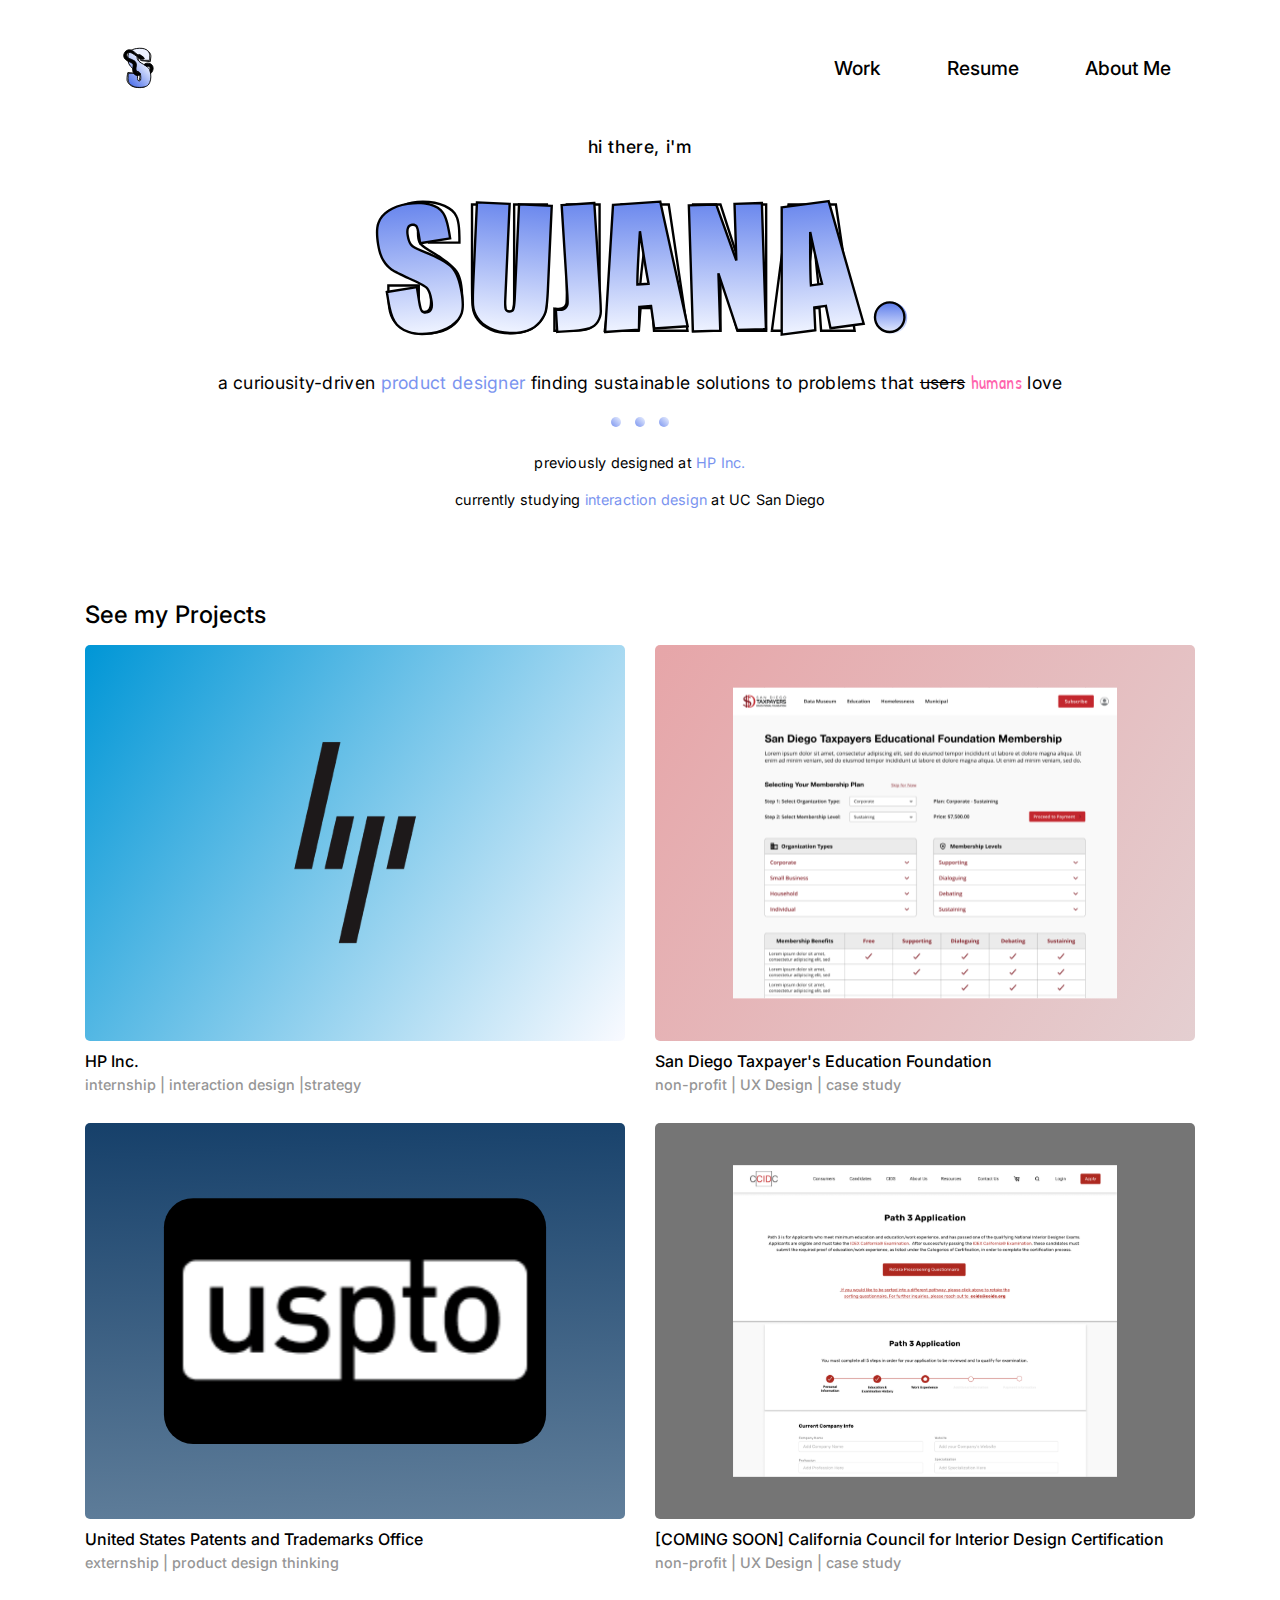
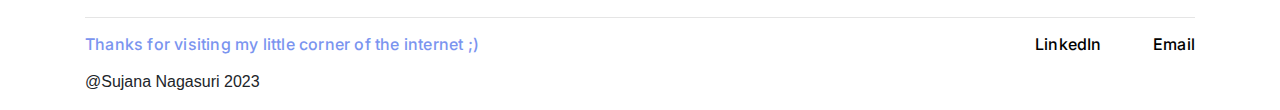
<file: index.html>
<!DOCTYPE html>
<html lang="en">
<head>
    <meta charset="UTF-8">
    <meta name="viewport" content="width=device-width, initial-scale=1.0">
    <title>Sujana's Portfolio</title>
        <link rel="icon" type="image/png" href="logo.png" sizes="16x16">


    <link rel="preconnect" href="https://fonts.googleapis.com">
    <link rel="preconnect" href="https://fonts.gstatic.com" crossorigin>
    <link href="https://fonts.googleapis.com/css2?family=Inter:wght@400;500;600;700&family=Patrick+Hand&display=swap" rel="stylesheet">

    <link rel="stylesheet" href="https://stackpath.bootstrapcdn.com/bootstrap/4.5.2/css/bootstrap.min.css" integrity="sha384-JcKb8q3iqJ61gNV9KGb8thSsNjpSL0n8PARn9HuZOnIxN0hoP+VmmDGMN5t9UJ0Z" crossorigin="anonymous">
    <link rel="stylesheet" href="NagasuriStylesFinalProject.css">
</head>
<body>
    <section id="nav">
        <div class="container-lg">
            <nav class="navbar navbar-expand-lg navbar-light">
                <a class="navbar-brand" href="index.html"> <svg xmlns="http://www.w3.org/2000/svg" width=25% viewBox="0 0 83 95" fill="none">
                    <path d="M54.5563 40.6243L44.9642 39.5052C46.2366 37.0296 45.8742 34.8021 45.4977 33.9447L45.49 33.9272L45.4793 33.9113C44.9603 33.1405 44.2672 32.9039 43.6186 32.9336C42.985 32.9626 42.4018 33.2435 42.0548 33.4927L42.0343 33.5074L42.0178 33.5264C41.3432 34.3057 40.7276 35.7263 41.0304 37.4764C41.3338 39.2297 42.5525 41.2796 45.4814 43.3333C48.3693 45.3582 50.2805 47.0879 51.4955 48.4235C52.1026 49.0911 52.5347 49.6585 52.8274 50.1138C53.1204 50.5696 53.2668 50.9016 53.316 51.1032C53.7344 53.2167 54.22 58.4233 52.8466 62.3902C52.1578 64.3796 51.315 65.7725 50.5466 66.7033C49.7743 67.6392 49.086 68.0988 48.7129 68.2396L48.6983 68.2451L48.6846 68.2528C47.5654 68.8737 43.8065 69.9085 37.991 68.8339C32.2118 67.7658 29.9253 64.4524 29.5024 62.9927L29.4895 62.9487L29.4596 62.9136C29.1241 62.5203 28.9131 61.8604 28.8124 61.0084C28.7125 60.1637 28.7245 59.1641 28.8064 58.1233C28.9633 56.13 29.3744 54.0139 29.7221 52.6061L39.5194 53.7491C38.786 56.1651 38.6812 59.4448 38.7218 60.8201L38.7231 60.8638L38.7412 60.9032C39.246 62.0055 39.9222 62.4223 40.6025 62.421C41.2531 62.4202 41.8331 62.0346 42.1664 61.697L42.1994 61.6636L42.2153 61.6191C42.9833 59.4871 43.0231 56.6868 42.9478 55.5327C43.0672 54.4611 42.4699 53.4923 41.7295 52.7366C40.9846 51.9762 40.0573 51.3916 39.4225 51.0814C38.3579 50.3813 36.6847 49.0825 35.124 47.4615C33.5551 45.8315 32.1178 43.8939 31.5121 41.9257C30.9041 39.9505 30.9068 37.7327 31.1632 35.7533C31.4194 33.7752 31.9268 32.0523 32.3132 31.0766L32.319 31.0619L32.3226 31.0464C32.7201 29.3405 35.7261 25.8036 44.8226 26.4679C49.3486 26.7985 52.0051 28.3421 53.4978 30.106C54.9939 31.874 55.3409 33.8858 55.2061 35.1872L54.5563 40.6243Z" stroke="black"/>
                    <path d="M53.9765 39.0927L43.7914 39.0828C44.9081 36.4118 44.2715 34.1761 43.8133 33.3921C42.7116 32.1044 41.2586 32.8535 40.6696 33.3891C39.5738 34.9963 38.9381 39.0534 45.1618 42.4245C51.3859 45.7955 53.6056 48.4534 53.9376 49.3606C54.6003 51.4237 55.6951 56.5875 54.774 60.7431C53.8528 64.8991 52.0268 66.7615 51.2285 67.1727C50.1362 67.9554 46.4671 69.4202 40.5336 69.0183C34.6001 68.6165 31.8705 65.5461 31.2474 64.0608C29.5436 62.4753 29.894 56.3067 30.2823 53.4204L40.5931 53.4306C40.0807 55.9041 40.361 59.3275 40.5652 60.7294C41.7648 62.7103 43.16 61.8043 43.7076 61.1038C44.2189 58.9269 43.9356 56.1553 43.7303 55.0418C43.738 53.0626 41.1448 51.6577 39.8471 51.2028C37.5463 50.0462 32.5207 46.7669 30.8255 42.9053C29.1301 39.0439 29.8119 33.9559 30.3645 31.8947C30.5813 29.9979 33.3038 26.1078 42.4593 25.7207C51.6153 25.3336 53.9671 30.6803 53.9987 33.4021L53.9765 39.0927Z" fill="url(#paint0_linear_114_115)"/>
                    <path d="M53.9516 39.1128H43.7653C44.8717 36.4409 44.2261 34.206 43.7653 33.4227C42.6585 32.1362 41.2081 32.8866 40.6212 33.4227C39.5312 35.0308 38.911 39.0881 45.1485 42.4526C51.3863 45.8174 53.6162 48.4727 53.9516 49.3799C54.622 51.4412 55.7374 56.6037 54.8317 60.7598C53.9264 64.9162 52.1068 66.7799 51.3106 67.1924C50.2204 67.9755 46.5569 69.4437 40.6212 69.0479C34.7169 68.6538 32.1306 65.4734 31.1132 64.2226L31.0971 64.2025C29.3868 62.6191 29.9319 56.3478 30.3091 53.4619H40.6212C40.1182 55.9357 40.4115 59.3579 40.6212 60.7598C41.8285 62.7389 43.2202 61.8317 43.7653 61.1312C44.2684 58.9539 43.9749 56.1831 43.7653 55.0696C43.7653 53.0905 41.166 51.6886 39.8667 51.2354C37.5611 50.0804 32.5225 46.8068 30.8122 42.9473C29.1019 39.0881 29.7641 33.9999 30.3091 31.9383C30.5186 30.0415 33.2267 26.1493 42.3819 25.7534C51.5369 25.3576 53.9097 30.7014 53.9516 33.4227V39.1128Z" stroke="black"/>
                    <path d="M44.8044 37.8548C43.6305 37.69 41.283 37.1868 41.283 36.4941C41.283 35.8014 40.78 35.3808 40.5285 35.2571L36.8815 32.7832C31.9518 29.0096 29.4618 30.5512 28.833 31.7936C28.2462 33.0719 28.0533 35.9746 31.977 37.36C35.9006 38.7454 37.8038 40.2464 38.2649 40.8235C38.7679 41.8957 39.623 44.4604 39.0194 46.1426C38.4158 47.8248 38.7679 49.8125 39.0194 50.5956C39.8242 52.7729 41.0315 52.4101 41.5345 51.9565C43.7477 53.6386 43.882 54.8013 43.6724 55.1723C40.8554 56.9538 37.9713 55.4201 36.8815 54.4303C36.085 53.5235 34.6179 51.0659 35.1209 48.4928C35.624 45.9201 35.5819 44.4519 35.4982 44.0398C35.6659 43.504 35.0203 42.0605 31.0967 40.5761C27.173 39.0918 25.6891 36.6591 25.4376 35.6282C25.0603 34.7624 24.7584 32.4121 26.5694 29.9381C28.833 26.8457 31.977 27.4642 33.6118 27.8353C34.9197 28.1321 38.2649 30.9277 39.774 32.2884C41.5849 33.6738 42.2053 33.6904 42.2891 33.5253C42.4149 33.0306 43.4461 32.6842 46.565 35.2571C49.6835 37.83 46.6908 38.0611 44.8044 37.8548Z" fill="black" stroke="black"/>
                    <path d="M50.5889 45.8953L47.6963 43.7924C49.96 41.3183 55.7447 41.5657 57.3795 45.8953C58.6874 49.3585 56.3317 52.5337 54.9905 53.6883L54.2357 49.8536C55.3426 45.6971 52.2656 45.4832 50.5889 45.8953Z" fill="#020202" stroke="black"/>
                    <defs>
                      <linearGradient id="paint0_linear_114_115" x1="12.3731" y1="65.3125" x2="52.5951" y2="25.8263" gradientUnits="userSpaceOnUse">
                        <stop stop-color="#0636E0"/>
                        <stop offset="0.765625" stop-color="#ECF1FF"/>
                      </linearGradient>
                    </defs>
                  </svg> </a>
                <button class="navbar-toggler" type="button" data-toggle="collapse" data-target="#navbarSupportedContent" aria-controls="navbarSupportedContent" aria-expanded="false" aria-label="Toggle navigation">
                    <span class="navbar-toggler-icon"></span>
                </button>
                <div class="collapse navbar-collapse" id="navbarSupportedContent">
                    <ul class="navbar-nav ml-auto">
                        <li class="navbar-item">
                            <a href="index.html" class="nav-link">Work</a>
                        </li>
                        <li class="navbar-item">
                            <a href="https://drive.google.com/file/d/1rO3l4uVSZLAPGWZPZra5H6ChgXEt6YJi/view" target="_blank" class="nav-link">Resume</a>
                        </li>
                        <li class="navbar-item">
                            <a href="about.html" class="nav-link">About Me</a>
                        </li>
                    </ul>
                </div>
            </nav>
        </div>
    </section>



    <section id = "hero">
        <div class = "container-lg">
            <div class = "row">
                <div class="col-lg-12 col-md-12 col-sm-12 text-center">
                    <p class="text1">hi there, i'm</p>
                    <img class="heroImage" src="images/hero.svg" alt="Sujana.">
                    <p class="text2">a curiousity-driven <span class="colored-text">product designer</span> finding sustainable solutions to problems that <span class="striked-text">users</span> <span class="hand-text">humans</span> love</p>
                    <div class="circle"></div>
                    <div class="circle"></div>
                    <div class="circle"></div>
                    <p class="text4 padding">previously designed at <span class="colored-text">HP Inc.</span></p>
                    <p class="text4 padding2">currently studying <span class="colored-text">interaction design</span> at UC San Diego</p>
                </div>
            </div>
        </div>
    </section>

    <section id = "work">
        <div class = "container-lg">
            <p class = "text3">See my Projects</p>
            <div class = "row">
                <div class = "col-lg-6 col-md-12 col-sm-12 text-center">
                    <a class = "btn card1" href="hp.html">
                        <img src="images/image3.svg" class="card-img-tops" alt="hp logo">
                    </a>
                    <div>
                        <p class = "text7">HP Inc.</p>
                        <p class = "text8">internship | interaction design |strategy</p>
                    </div>
                </div>
                <div class = "col-lg-6 col-md-12 col-sm-12 text-center">
                    <a class="btn card2" href="sdtef.html">
                        <img src="images/hres.svg" class="card-img-tops" alt="sdtef screens">
                    </a>
                    <div>
                        <p class = "text7">San Diego Taxpayer's Education Foundation</p>
                        <p class = "text8">non-profit | UX Design | case study</p>
                    </div>
                </div>
            </div>




            <div class = "row">
                <div class = "col-lg-6 col-md-12 col-sm-12 text-center">
                    <a class="btn card4" href="USPTO.html">
                        <img src="images/image6.svg" class="card-img-tops" alt="sdtef screens">
                    </a>
                    <div>
                        <p class = "text7">United States Patents and Trademarks Office</p>
                        <p class = "text8">externship | product design thinking</p>
                    </div>
                </div>

    
                <div class = "col-lg-6 col-md-12 col-sm-12 text-center">
                    <a class="btn card5">
                        <img src="images/hres2.svg" class="card-img-tops" alt="sdtef screens">
                    </a>
                    <div>
                        <p class = "text7">[COMING SOON] California Council for Interior Design Certification</p>
                        <p class = "text8">non-profit | UX Design | case study</p>
                    </div>
                </div>
            </div>


            </div>
        </div>
    </section>

    <section>
        <footer id="footer">
            <div class="container-lg">
                <hr>
                <div class="row">
                    <div class = "col-lg-10">
                        <p class="footerText"><span class="colored-text">Thanks for visiting my little corner of the internet ;)</span></p>
                        <p>@Sujana Nagasuri 2023</p>
                    </div>
                    <div class = "col-lg-1">
                        <div class="footerLinks"><a href="https://www.linkedin.com/in/sujananagasuri">LinkedIn </a></div>
                    </div>

                    <div class = "col-lg-1">
                        <div class="footerLinks"><a href="mailto:sjnagasuri@gmail.com">Email</a></div>
                    </div>

                </div>
            </div>
        </footer>
    </section>


        <script src="https://code.jquery.com/jquery-3.5.1.slim.min.js" integrity="sha384-DfXdz2htPH0lsSSs5nCTpuj/zy4C+OGpamoFVy38MVBnE+IbbVYUew+OrCXaRkfj" crossorigin="anonymous"></script>
        <script src="https://cdn.jsdelivr.net/npm/popper.js@1.16.1/dist/umd/popper.min.js" integrity="sha384-9/reFTGAW83EW2RDu2S0VKaIzap3H66lZH81PoYlFhbGU+6BZp6G7niu735Sk7lN" crossorigin="anonymous"></script>
        <script src="https://stackpath.bootstrapcdn.com/bootstrap/4.5.2/js/bootstrap.min.js" integrity="sha384-B4gt1jrGC7Jh4AgTPSdUtOBvfO8shuf57BaghqFfPlYxofvL8/KUEfYiJOMMV+rV" crossorigin="anonymous"></script>
</body>
</html>
</file>
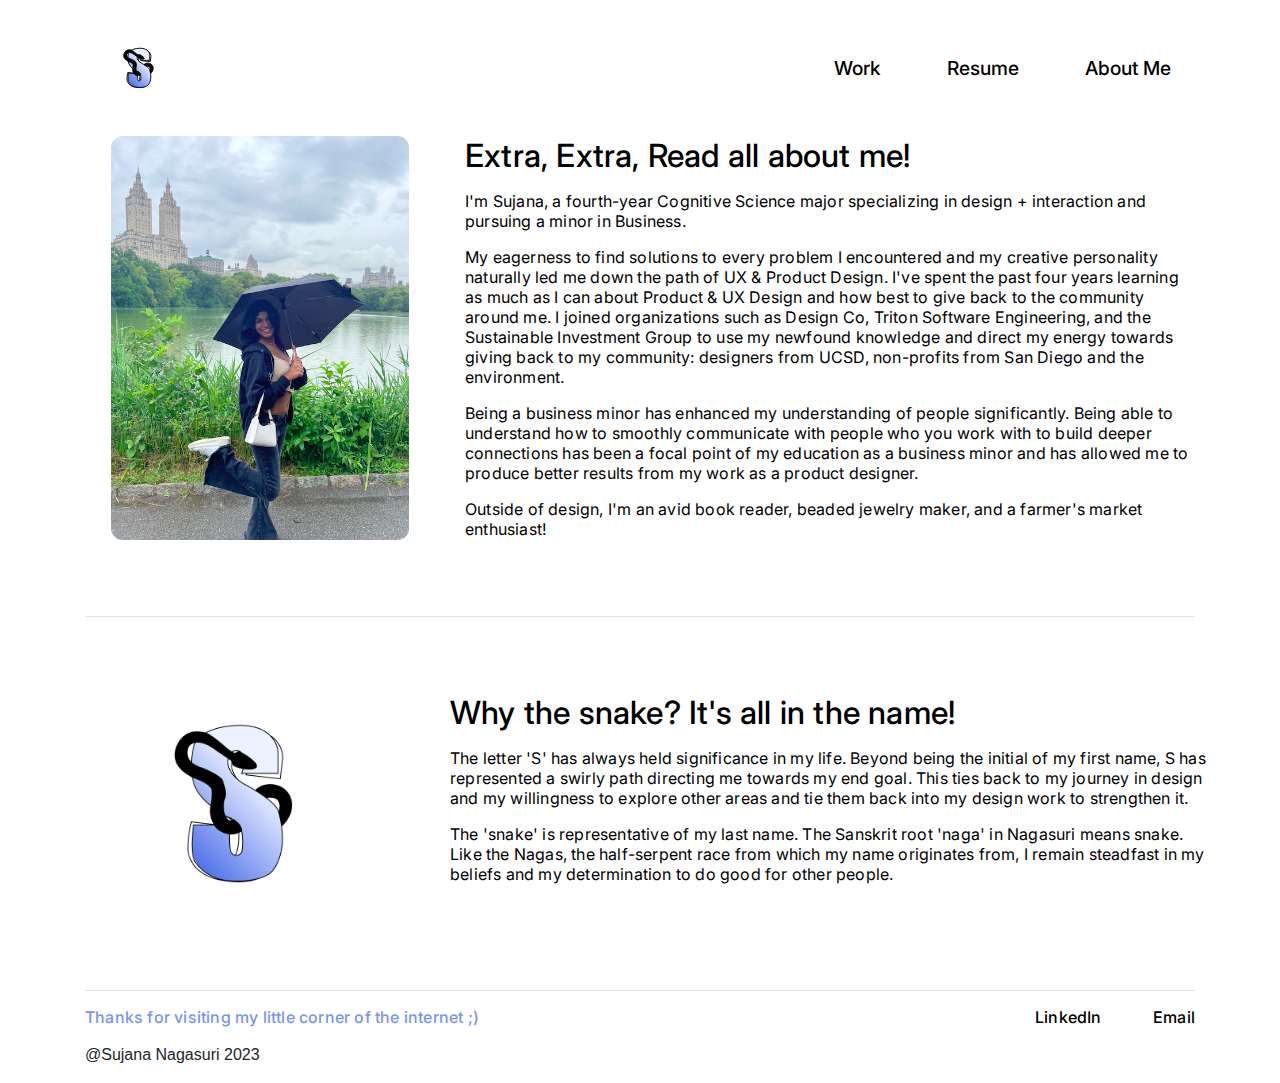
<file: about.html>
<!DOCTYPE html>
<html lang="en">
<head>
    <meta charset="UTF-8">
    <meta name="viewport" content="width=device-width, initial-scale=1.0">
    <title>About Me Page for Portfolio</title>

    <link rel="preconnect" href="https://fonts.googleapis.com">
    <link rel="preconnect" href="https://fonts.gstatic.com" crossorigin>
    <link href="https://fonts.googleapis.com/css2?family=Inter:wght@400;500;600;700;800;900&display=swap" rel="stylesheet">

    <link rel="stylesheet" href="https://stackpath.bootstrapcdn.com/bootstrap/4.5.2/css/bootstrap.min.css" integrity="sha384-JcKb8q3iqJ61gNV9KGb8thSsNjpSL0n8PARn9HuZOnIxN0hoP+VmmDGMN5t9UJ0Z" crossorigin="anonymous">
    <link rel="stylesheet" href="NagasuriStylesFinalProject.css">

</head>
<body>

    <section id="nav">
        <div class="container-lg">
            <nav class="navbar navbar-expand-lg navbar-light">
                <a class="navbar-brand" href="index.html"> <svg xmlns="http://www.w3.org/2000/svg" width=25% viewBox="0 0 83 95" fill="none">
                    <path d="M54.5563 40.6243L44.9642 39.5052C46.2366 37.0296 45.8742 34.8021 45.4977 33.9447L45.49 33.9272L45.4793 33.9113C44.9603 33.1405 44.2672 32.9039 43.6186 32.9336C42.985 32.9626 42.4018 33.2435 42.0548 33.4927L42.0343 33.5074L42.0178 33.5264C41.3432 34.3057 40.7276 35.7263 41.0304 37.4764C41.3338 39.2297 42.5525 41.2796 45.4814 43.3333C48.3693 45.3582 50.2805 47.0879 51.4955 48.4235C52.1026 49.0911 52.5347 49.6585 52.8274 50.1138C53.1204 50.5696 53.2668 50.9016 53.316 51.1032C53.7344 53.2167 54.22 58.4233 52.8466 62.3902C52.1578 64.3796 51.315 65.7725 50.5466 66.7033C49.7743 67.6392 49.086 68.0988 48.7129 68.2396L48.6983 68.2451L48.6846 68.2528C47.5654 68.8737 43.8065 69.9085 37.991 68.8339C32.2118 67.7658 29.9253 64.4524 29.5024 62.9927L29.4895 62.9487L29.4596 62.9136C29.1241 62.5203 28.9131 61.8604 28.8124 61.0084C28.7125 60.1637 28.7245 59.1641 28.8064 58.1233C28.9633 56.13 29.3744 54.0139 29.7221 52.6061L39.5194 53.7491C38.786 56.1651 38.6812 59.4448 38.7218 60.8201L38.7231 60.8638L38.7412 60.9032C39.246 62.0055 39.9222 62.4223 40.6025 62.421C41.2531 62.4202 41.8331 62.0346 42.1664 61.697L42.1994 61.6636L42.2153 61.6191C42.9833 59.4871 43.0231 56.6868 42.9478 55.5327C43.0672 54.4611 42.4699 53.4923 41.7295 52.7366C40.9846 51.9762 40.0573 51.3916 39.4225 51.0814C38.3579 50.3813 36.6847 49.0825 35.124 47.4615C33.5551 45.8315 32.1178 43.8939 31.5121 41.9257C30.9041 39.9505 30.9068 37.7327 31.1632 35.7533C31.4194 33.7752 31.9268 32.0523 32.3132 31.0766L32.319 31.0619L32.3226 31.0464C32.7201 29.3405 35.7261 25.8036 44.8226 26.4679C49.3486 26.7985 52.0051 28.3421 53.4978 30.106C54.9939 31.874 55.3409 33.8858 55.2061 35.1872L54.5563 40.6243Z" stroke="black"/>
                    <path d="M53.9765 39.0927L43.7914 39.0828C44.9081 36.4118 44.2715 34.1761 43.8133 33.3921C42.7116 32.1044 41.2586 32.8535 40.6696 33.3891C39.5738 34.9963 38.9381 39.0534 45.1618 42.4245C51.3859 45.7955 53.6056 48.4534 53.9376 49.3606C54.6003 51.4237 55.6951 56.5875 54.774 60.7431C53.8528 64.8991 52.0268 66.7615 51.2285 67.1727C50.1362 67.9554 46.4671 69.4202 40.5336 69.0183C34.6001 68.6165 31.8705 65.5461 31.2474 64.0608C29.5436 62.4753 29.894 56.3067 30.2823 53.4204L40.5931 53.4306C40.0807 55.9041 40.361 59.3275 40.5652 60.7294C41.7648 62.7103 43.16 61.8043 43.7076 61.1038C44.2189 58.9269 43.9356 56.1553 43.7303 55.0418C43.738 53.0626 41.1448 51.6577 39.8471 51.2028C37.5463 50.0462 32.5207 46.7669 30.8255 42.9053C29.1301 39.0439 29.8119 33.9559 30.3645 31.8947C30.5813 29.9979 33.3038 26.1078 42.4593 25.7207C51.6153 25.3336 53.9671 30.6803 53.9987 33.4021L53.9765 39.0927Z" fill="url(#paint0_linear_114_115)"/>
                    <path d="M53.9516 39.1128H43.7653C44.8717 36.4409 44.2261 34.206 43.7653 33.4227C42.6585 32.1362 41.2081 32.8866 40.6212 33.4227C39.5312 35.0308 38.911 39.0881 45.1485 42.4526C51.3863 45.8174 53.6162 48.4727 53.9516 49.3799C54.622 51.4412 55.7374 56.6037 54.8317 60.7598C53.9264 64.9162 52.1068 66.7799 51.3106 67.1924C50.2204 67.9755 46.5569 69.4437 40.6212 69.0479C34.7169 68.6538 32.1306 65.4734 31.1132 64.2226L31.0971 64.2025C29.3868 62.6191 29.9319 56.3478 30.3091 53.4619H40.6212C40.1182 55.9357 40.4115 59.3579 40.6212 60.7598C41.8285 62.7389 43.2202 61.8317 43.7653 61.1312C44.2684 58.9539 43.9749 56.1831 43.7653 55.0696C43.7653 53.0905 41.166 51.6886 39.8667 51.2354C37.5611 50.0804 32.5225 46.8068 30.8122 42.9473C29.1019 39.0881 29.7641 33.9999 30.3091 31.9383C30.5186 30.0415 33.2267 26.1493 42.3819 25.7534C51.5369 25.3576 53.9097 30.7014 53.9516 33.4227V39.1128Z" stroke="black"/>
                    <path d="M44.8044 37.8548C43.6305 37.69 41.283 37.1868 41.283 36.4941C41.283 35.8014 40.78 35.3808 40.5285 35.2571L36.8815 32.7832C31.9518 29.0096 29.4618 30.5512 28.833 31.7936C28.2462 33.0719 28.0533 35.9746 31.977 37.36C35.9006 38.7454 37.8038 40.2464 38.2649 40.8235C38.7679 41.8957 39.623 44.4604 39.0194 46.1426C38.4158 47.8248 38.7679 49.8125 39.0194 50.5956C39.8242 52.7729 41.0315 52.4101 41.5345 51.9565C43.7477 53.6386 43.882 54.8013 43.6724 55.1723C40.8554 56.9538 37.9713 55.4201 36.8815 54.4303C36.085 53.5235 34.6179 51.0659 35.1209 48.4928C35.624 45.9201 35.5819 44.4519 35.4982 44.0398C35.6659 43.504 35.0203 42.0605 31.0967 40.5761C27.173 39.0918 25.6891 36.6591 25.4376 35.6282C25.0603 34.7624 24.7584 32.4121 26.5694 29.9381C28.833 26.8457 31.977 27.4642 33.6118 27.8353C34.9197 28.1321 38.2649 30.9277 39.774 32.2884C41.5849 33.6738 42.2053 33.6904 42.2891 33.5253C42.4149 33.0306 43.4461 32.6842 46.565 35.2571C49.6835 37.83 46.6908 38.0611 44.8044 37.8548Z" fill="black" stroke="black"/>
                    <path d="M50.5889 45.8953L47.6963 43.7924C49.96 41.3183 55.7447 41.5657 57.3795 45.8953C58.6874 49.3585 56.3317 52.5337 54.9905 53.6883L54.2357 49.8536C55.3426 45.6971 52.2656 45.4832 50.5889 45.8953Z" fill="#020202" stroke="black"/>
                    <defs>
                      <linearGradient id="paint0_linear_114_115" x1="12.3731" y1="65.3125" x2="52.5951" y2="25.8263" gradientUnits="userSpaceOnUse">
                        <stop stop-color="#0636E0"/>
                        <stop offset="0.765625" stop-color="#ECF1FF"/>
                      </linearGradient>
                    </defs>
                  </svg> </a>
                <button class="navbar-toggler" type="button" data-toggle="collapse" data-target="#navbarSupportedContent" aria-controls="navbarSupportedContent" aria-expanded="false" aria-label="Toggle navigation">
                    <span class="navbar-toggler-icon"></span>
                </button>
                <div class="collapse navbar-collapse" id="navbarSupportedContent">
                    <ul class="navbar-nav ml-auto">
                        <li class="navbar-item">
                            <a href="index.html" class="nav-link">Work</a>
                        </li>
                        <li class="navbar-item">
                            <a href="https://drive.google.com/file/d/1rO3l4uVSZLAPGWZPZra5H6ChgXEt6YJi/view" target="_blank" class="nav-link">Resume</a>
                        </li>
                        <li class="navbar-item">
                            <a href="about.html" class="nav-link">About Me</a>
                        </li>
                    </ul>
                </div>
            </nav>
        </div>
    </section>

    <section id="description">
        <div class = "container-lg">
            <div class = "row">
                <div class = "col-lg-4 col-sm-12 text-center">
                    <img src="images/about.png" class="aboutImg" alt="girl standing">
                </div>
                <div class = "col-lg-8 col-sm-12">
                    <p class = "aboutHeadingText">Extra, Extra, Read all about me!</p>
                    <p class = "aboutBodyText">I'm Sujana, a fourth-year Cognitive Science major specializing in design + interaction and pursuing a minor in Business.</p>
                    <p class = "aboutBodyText">My eagerness to find solutions to every problem I encountered and my creative personality naturally led me down the path of UX & Product Design. I've spent the past four years learning as much as I can about Product & UX Design and how best to give back to the community around me. I joined organizations such as Design Co, Triton Software Engineering, and the Sustainable Investment Group to use my newfound knowledge and direct my energy towards giving back to my community: designers from UCSD, non-profits from San Diego and the environment.</p>
                    <p class = "aboutBodyText">Being a business minor has enhanced my understanding of people significantly. Being able to understand how to smoothly communicate with people who you work with to build deeper connections has been a focal point of my education as a business minor and has allowed me to produce better results from my work as a product designer.</p>
                    <p class = "aboutBodyText">Outside of design, I'm an avid book reader, beaded jewelry maker, and a farmer's market enthusiast!</p>
                </div>
            </div>
            <hr>
            <div class="row">
                <div class = "col-lg-4">
                    <img src="images/logo.png" class="aboutImgs" alt="S with snake">
                </div>
                <div class = "col-lg-8 text-center addingSpace">
                    <p class = "aboutHeadingText">Why the snake? It's all in the name!</p>
                    <p class = "aboutBodyText">The letter 'S' has always held significance in my life. Beyond being the initial of my first name, S has represented a swirly path directing me towards my end goal. This ties back to my journey in design and my willingness to explore other areas and tie them back into my design work to strengthen it.</p>
                    <p class = "aboutBodyText">The 'snake' is representative of my last name. The Sanskrit root 'naga' in Nagasuri means snake. Like the Nagas, the half-serpent race from which my name originates from, I remain steadfast in my beliefs and my determination to do good for other people.</p>
                </div>
            </div>
        </div>

    </section>

    <section>
        <footer id="footer">
            <div class="container-lg">
                <hr>
                <div class="row">
                    <div class = "col-lg-10">
                        <p class="footerText"><span class="colored-text">Thanks for visiting my little corner of the internet ;)</span></p>
                        <p>@Sujana Nagasuri 2023</p>
                    </div>
                    <div class = "col-lg-1">
                        <div class="footerLinks"><a href="https://www.linkedin.com/in/sujananagasuri">LinkedIn </a></div>
                    </div>

                    <div class = "col-lg-1">
                        <div class="footerLinks"><a href="mailto:sjnagasuri@gmail.com">Email</a></div>
                    </div>

                </div>
            </div>
        </footer>
    </section>





    <script src="https://code.jquery.com/jquery-3.5.1.slim.min.js" integrity="sha384-DfXdz2htPH0lsSSs5nCTpuj/zy4C+OGpamoFVy38MVBnE+IbbVYUew+OrCXaRkfj" crossorigin="anonymous"></script>
    <script src="https://cdn.jsdelivr.net/npm/popper.js@1.16.1/dist/umd/popper.min.js" integrity="sha384-9/reFTGAW83EW2RDu2S0VKaIzap3H66lZH81PoYlFhbGU+6BZp6G7niu735Sk7lN" crossorigin="anonymous"></script>
    <script src="https://stackpath.bootstrapcdn.com/bootstrap/4.5.2/js/bootstrap.min.js" integrity="sha384-B4gt1jrGC7Jh4AgTPSdUtOBvfO8shuf57BaghqFfPlYxofvL8/KUEfYiJOMMV+rV" crossorigin="anonymous"></script>

</body>
</html>
</file>
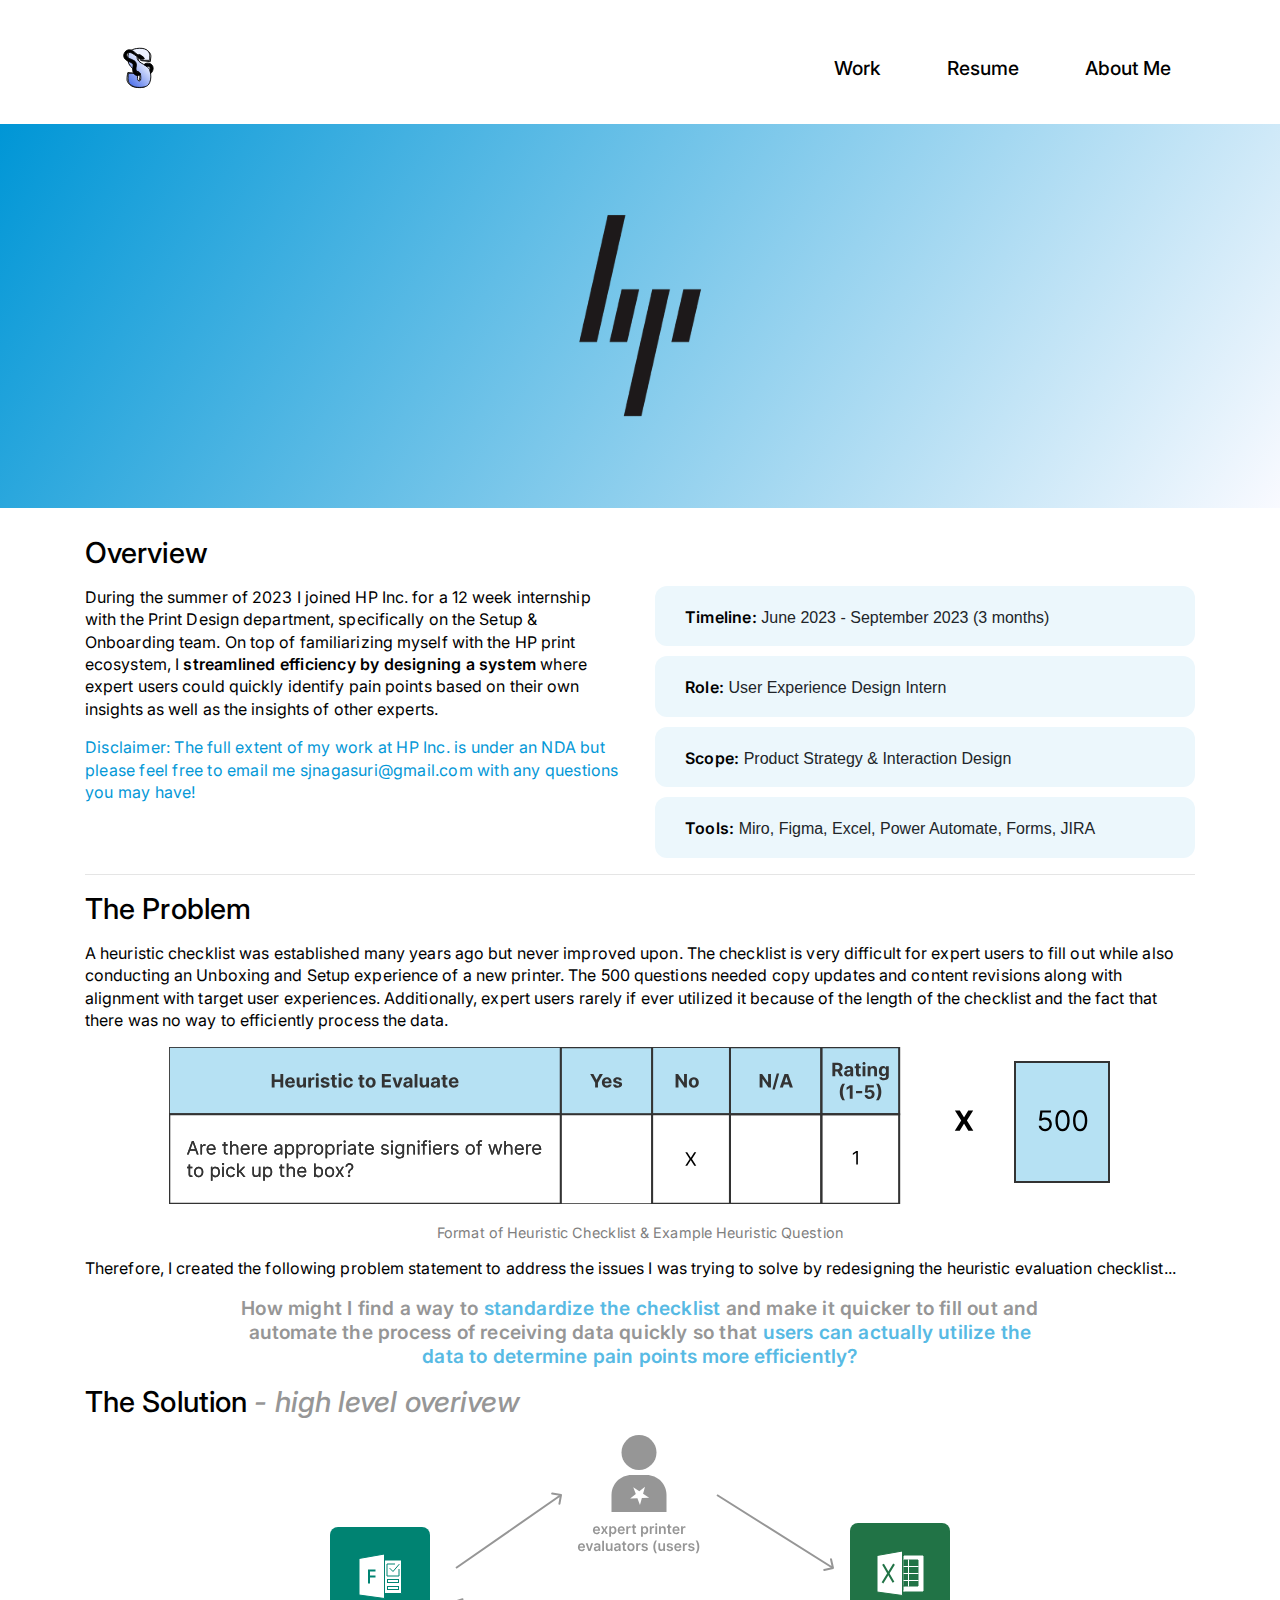
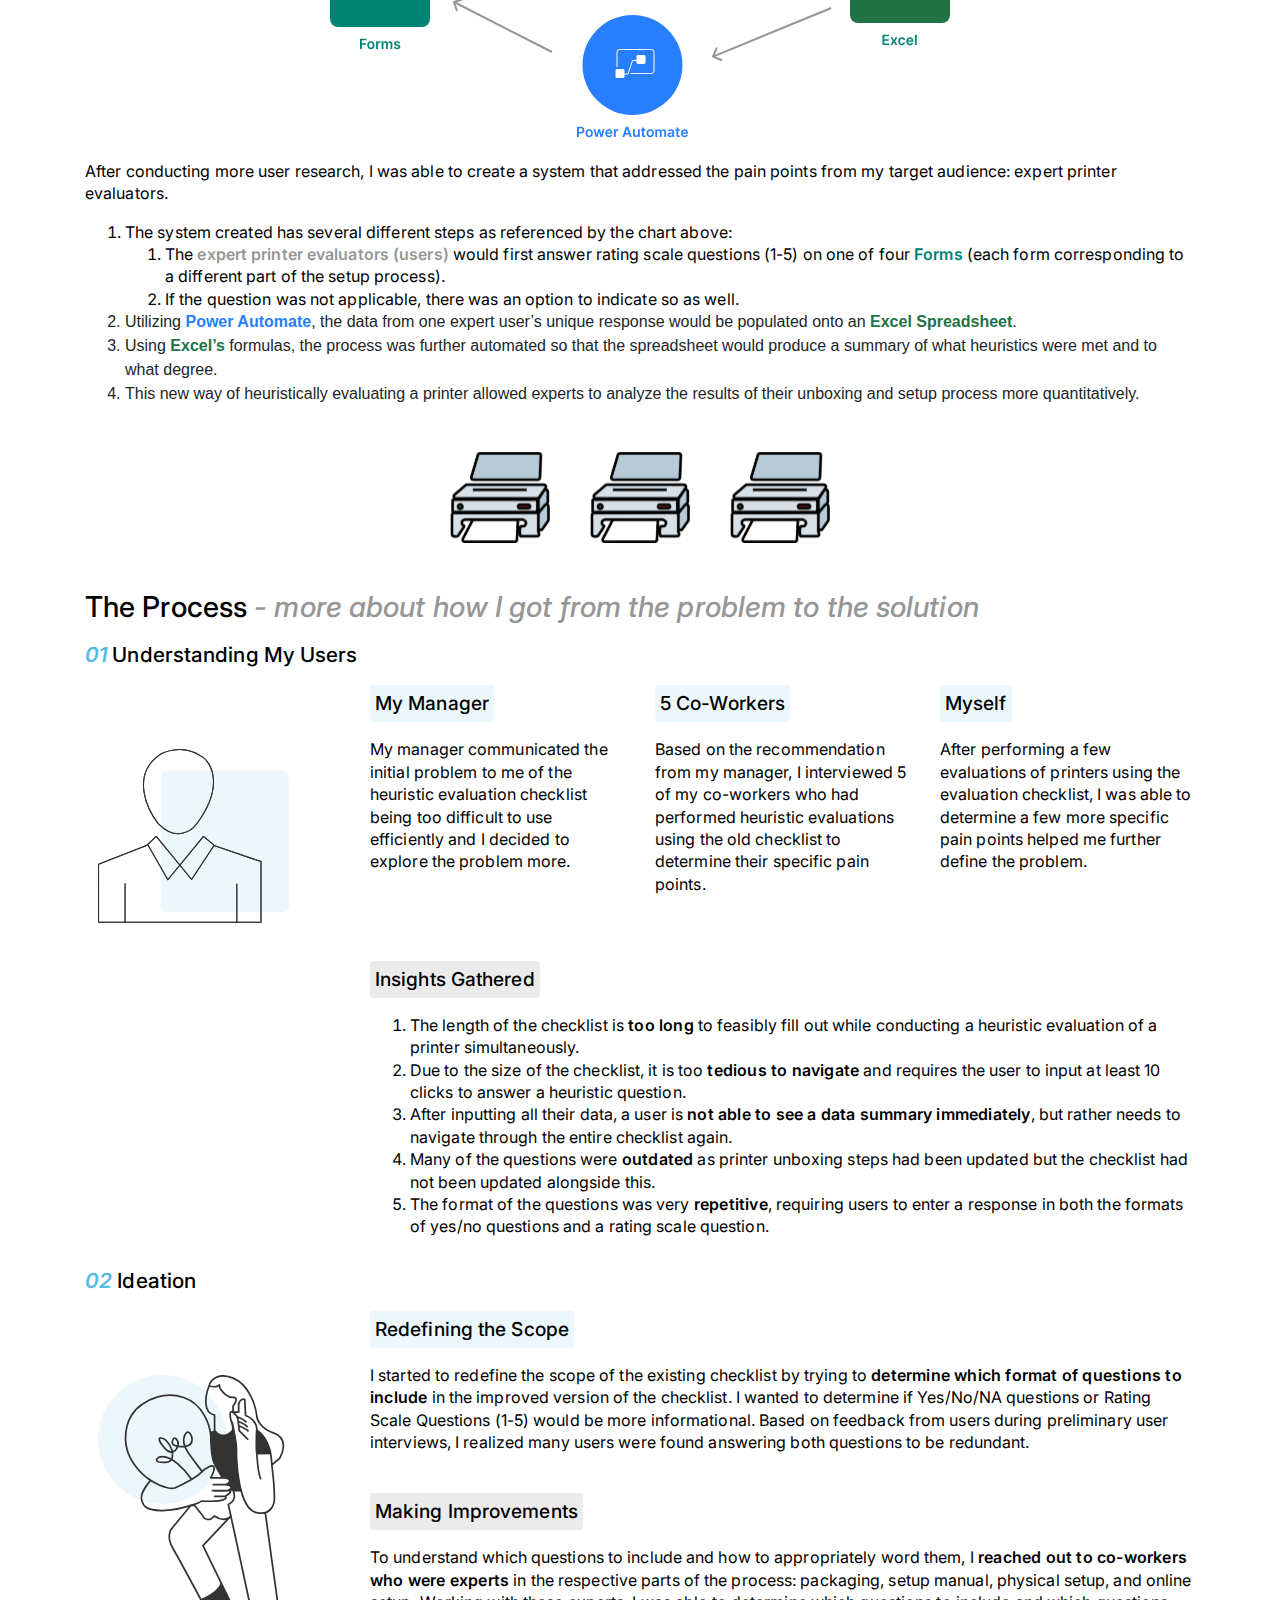
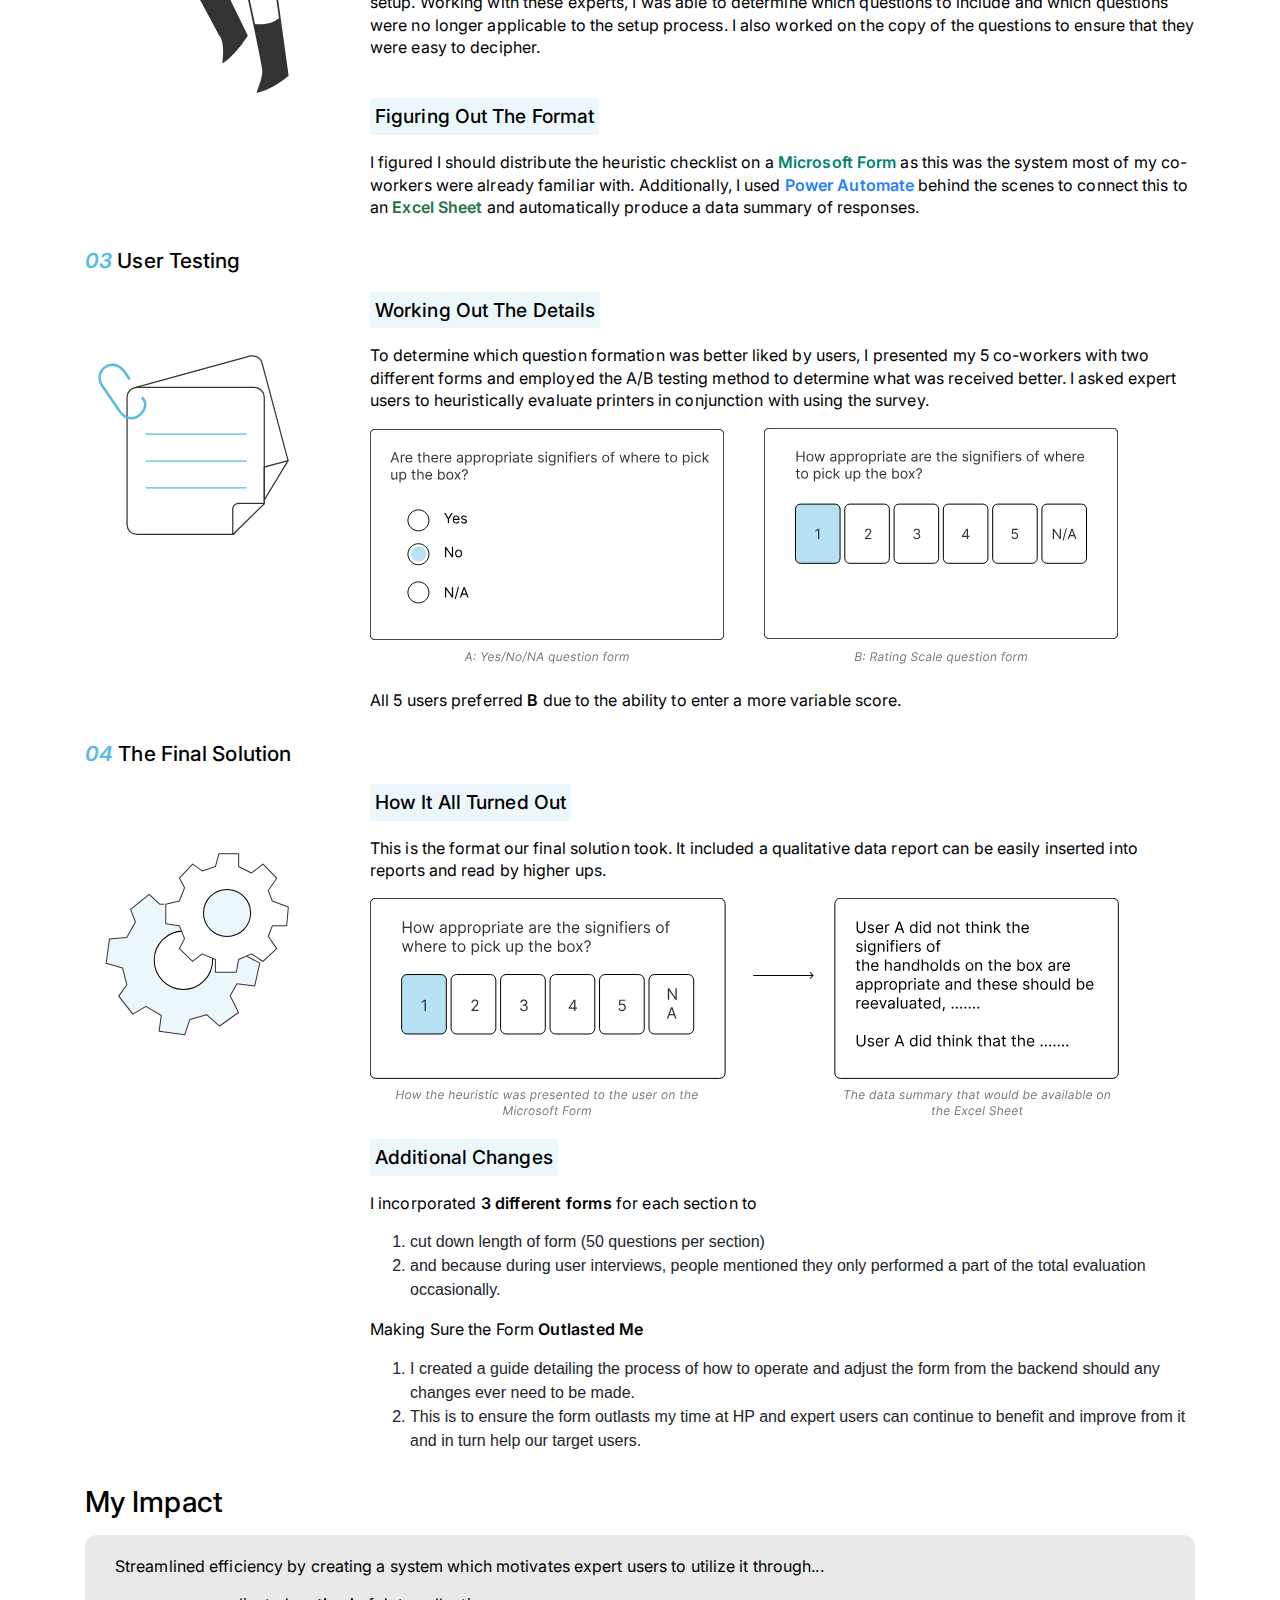
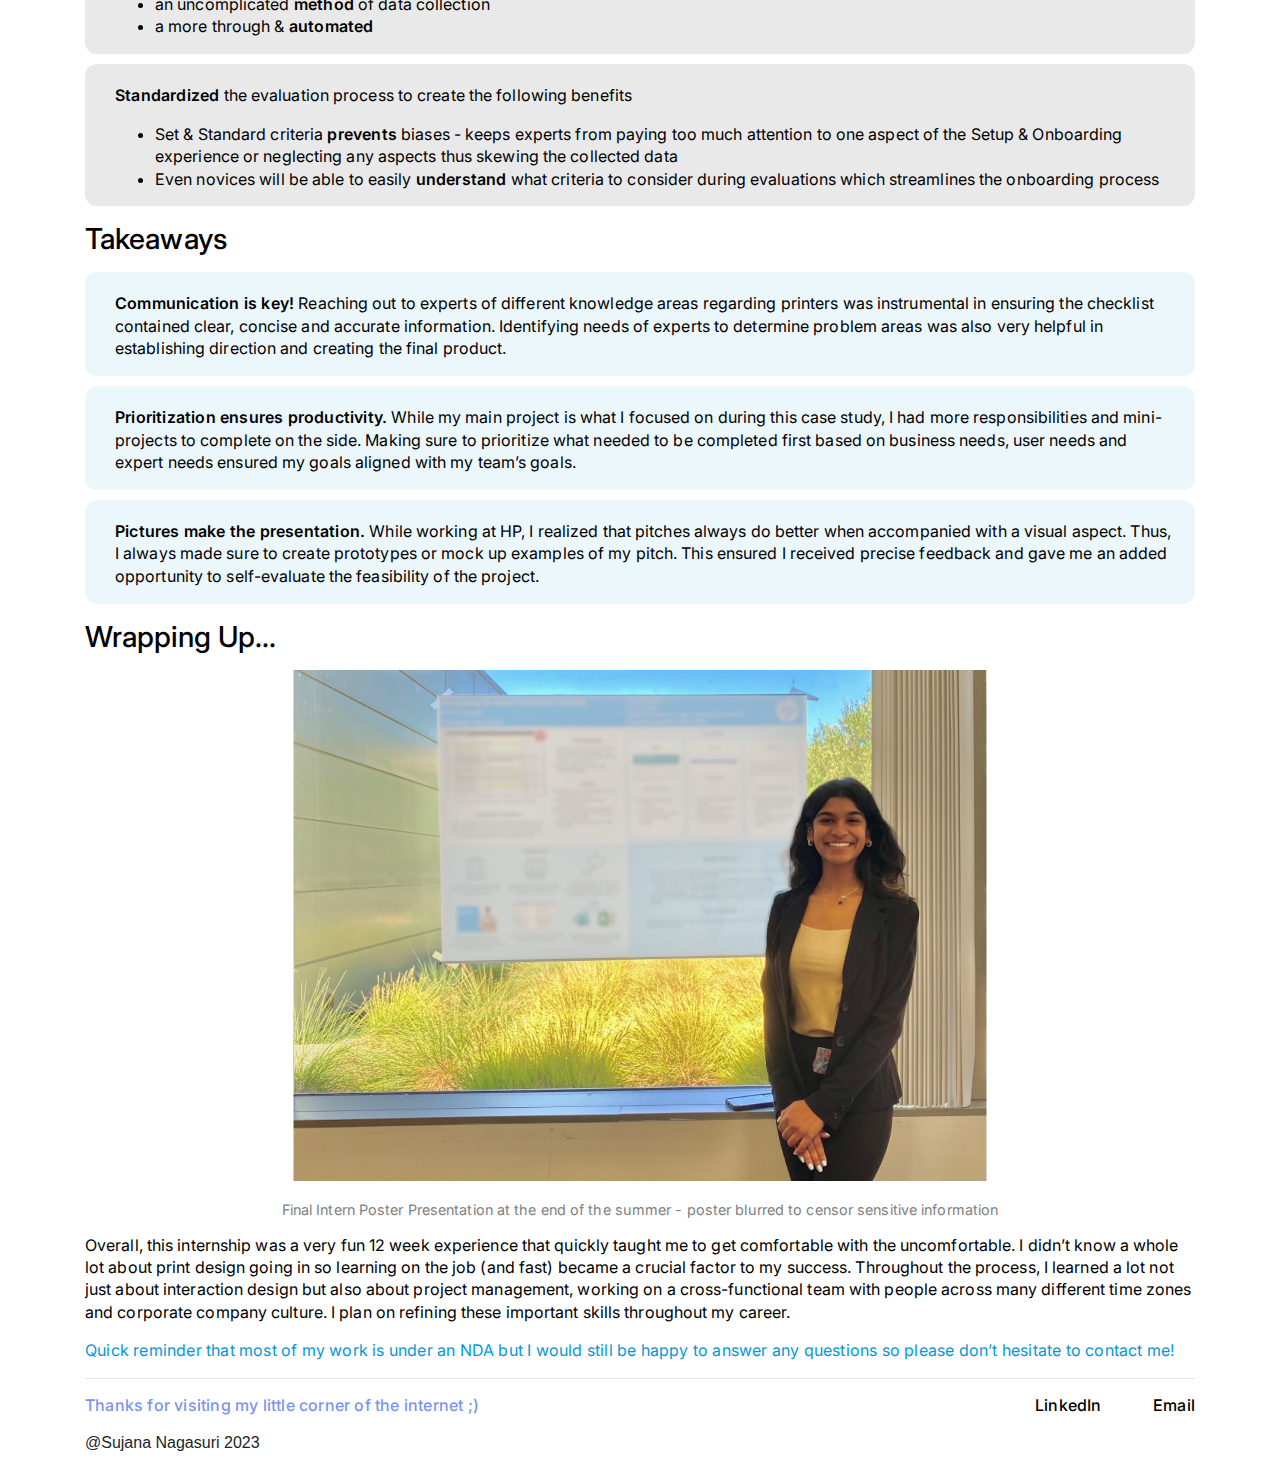
<file: hp.html>
<!DOCTYPE html>
<html lang="en">
<head>
    <meta charset="UTF-8">
    <meta name="viewport" content="width=device-width, initial-scale=1.0">
    <title>HP Inc. Case Study</title>

    <link rel="preconnect" href="https://fonts.googleapis.com">
    <link rel="preconnect" href="https://fonts.gstatic.com" crossorigin>
    <link href="https://fonts.googleapis.com/css2?family=Inter:wght@400;500;600;700&family=Patrick+Hand&display=swap" rel="stylesheet">

    <link rel="stylesheet" href="https://stackpath.bootstrapcdn.com/bootstrap/4.5.2/css/bootstrap.min.css" integrity="sha384-JcKb8q3iqJ61gNV9KGb8thSsNjpSL0n8PARn9HuZOnIxN0hoP+VmmDGMN5t9UJ0Z" crossorigin="anonymous">
    <link rel="stylesheet" href="NagasuriStylesFinalProject.css">

</head>
<body>
    <section id="nav">
        <div class="container-lg">
            <nav class="navbar navbar-expand-lg navbar-light">
                <a class="navbar-brand" href="index.html"> <svg xmlns="http://www.w3.org/2000/svg" width=25% viewBox="0 0 83 95" fill="none">
                    <path d="M54.5563 40.6243L44.9642 39.5052C46.2366 37.0296 45.8742 34.8021 45.4977 33.9447L45.49 33.9272L45.4793 33.9113C44.9603 33.1405 44.2672 32.9039 43.6186 32.9336C42.985 32.9626 42.4018 33.2435 42.0548 33.4927L42.0343 33.5074L42.0178 33.5264C41.3432 34.3057 40.7276 35.7263 41.0304 37.4764C41.3338 39.2297 42.5525 41.2796 45.4814 43.3333C48.3693 45.3582 50.2805 47.0879 51.4955 48.4235C52.1026 49.0911 52.5347 49.6585 52.8274 50.1138C53.1204 50.5696 53.2668 50.9016 53.316 51.1032C53.7344 53.2167 54.22 58.4233 52.8466 62.3902C52.1578 64.3796 51.315 65.7725 50.5466 66.7033C49.7743 67.6392 49.086 68.0988 48.7129 68.2396L48.6983 68.2451L48.6846 68.2528C47.5654 68.8737 43.8065 69.9085 37.991 68.8339C32.2118 67.7658 29.9253 64.4524 29.5024 62.9927L29.4895 62.9487L29.4596 62.9136C29.1241 62.5203 28.9131 61.8604 28.8124 61.0084C28.7125 60.1637 28.7245 59.1641 28.8064 58.1233C28.9633 56.13 29.3744 54.0139 29.7221 52.6061L39.5194 53.7491C38.786 56.1651 38.6812 59.4448 38.7218 60.8201L38.7231 60.8638L38.7412 60.9032C39.246 62.0055 39.9222 62.4223 40.6025 62.421C41.2531 62.4202 41.8331 62.0346 42.1664 61.697L42.1994 61.6636L42.2153 61.6191C42.9833 59.4871 43.0231 56.6868 42.9478 55.5327C43.0672 54.4611 42.4699 53.4923 41.7295 52.7366C40.9846 51.9762 40.0573 51.3916 39.4225 51.0814C38.3579 50.3813 36.6847 49.0825 35.124 47.4615C33.5551 45.8315 32.1178 43.8939 31.5121 41.9257C30.9041 39.9505 30.9068 37.7327 31.1632 35.7533C31.4194 33.7752 31.9268 32.0523 32.3132 31.0766L32.319 31.0619L32.3226 31.0464C32.7201 29.3405 35.7261 25.8036 44.8226 26.4679C49.3486 26.7985 52.0051 28.3421 53.4978 30.106C54.9939 31.874 55.3409 33.8858 55.2061 35.1872L54.5563 40.6243Z" stroke="black"/>
                    <path d="M53.9765 39.0927L43.7914 39.0828C44.9081 36.4118 44.2715 34.1761 43.8133 33.3921C42.7116 32.1044 41.2586 32.8535 40.6696 33.3891C39.5738 34.9963 38.9381 39.0534 45.1618 42.4245C51.3859 45.7955 53.6056 48.4534 53.9376 49.3606C54.6003 51.4237 55.6951 56.5875 54.774 60.7431C53.8528 64.8991 52.0268 66.7615 51.2285 67.1727C50.1362 67.9554 46.4671 69.4202 40.5336 69.0183C34.6001 68.6165 31.8705 65.5461 31.2474 64.0608C29.5436 62.4753 29.894 56.3067 30.2823 53.4204L40.5931 53.4306C40.0807 55.9041 40.361 59.3275 40.5652 60.7294C41.7648 62.7103 43.16 61.8043 43.7076 61.1038C44.2189 58.9269 43.9356 56.1553 43.7303 55.0418C43.738 53.0626 41.1448 51.6577 39.8471 51.2028C37.5463 50.0462 32.5207 46.7669 30.8255 42.9053C29.1301 39.0439 29.8119 33.9559 30.3645 31.8947C30.5813 29.9979 33.3038 26.1078 42.4593 25.7207C51.6153 25.3336 53.9671 30.6803 53.9987 33.4021L53.9765 39.0927Z" fill="url(#paint0_linear_114_115)"/>
                    <path d="M53.9516 39.1128H43.7653C44.8717 36.4409 44.2261 34.206 43.7653 33.4227C42.6585 32.1362 41.2081 32.8866 40.6212 33.4227C39.5312 35.0308 38.911 39.0881 45.1485 42.4526C51.3863 45.8174 53.6162 48.4727 53.9516 49.3799C54.622 51.4412 55.7374 56.6037 54.8317 60.7598C53.9264 64.9162 52.1068 66.7799 51.3106 67.1924C50.2204 67.9755 46.5569 69.4437 40.6212 69.0479C34.7169 68.6538 32.1306 65.4734 31.1132 64.2226L31.0971 64.2025C29.3868 62.6191 29.9319 56.3478 30.3091 53.4619H40.6212C40.1182 55.9357 40.4115 59.3579 40.6212 60.7598C41.8285 62.7389 43.2202 61.8317 43.7653 61.1312C44.2684 58.9539 43.9749 56.1831 43.7653 55.0696C43.7653 53.0905 41.166 51.6886 39.8667 51.2354C37.5611 50.0804 32.5225 46.8068 30.8122 42.9473C29.1019 39.0881 29.7641 33.9999 30.3091 31.9383C30.5186 30.0415 33.2267 26.1493 42.3819 25.7534C51.5369 25.3576 53.9097 30.7014 53.9516 33.4227V39.1128Z" stroke="black"/>
                    <path d="M44.8044 37.8548C43.6305 37.69 41.283 37.1868 41.283 36.4941C41.283 35.8014 40.78 35.3808 40.5285 35.2571L36.8815 32.7832C31.9518 29.0096 29.4618 30.5512 28.833 31.7936C28.2462 33.0719 28.0533 35.9746 31.977 37.36C35.9006 38.7454 37.8038 40.2464 38.2649 40.8235C38.7679 41.8957 39.623 44.4604 39.0194 46.1426C38.4158 47.8248 38.7679 49.8125 39.0194 50.5956C39.8242 52.7729 41.0315 52.4101 41.5345 51.9565C43.7477 53.6386 43.882 54.8013 43.6724 55.1723C40.8554 56.9538 37.9713 55.4201 36.8815 54.4303C36.085 53.5235 34.6179 51.0659 35.1209 48.4928C35.624 45.9201 35.5819 44.4519 35.4982 44.0398C35.6659 43.504 35.0203 42.0605 31.0967 40.5761C27.173 39.0918 25.6891 36.6591 25.4376 35.6282C25.0603 34.7624 24.7584 32.4121 26.5694 29.9381C28.833 26.8457 31.977 27.4642 33.6118 27.8353C34.9197 28.1321 38.2649 30.9277 39.774 32.2884C41.5849 33.6738 42.2053 33.6904 42.2891 33.5253C42.4149 33.0306 43.4461 32.6842 46.565 35.2571C49.6835 37.83 46.6908 38.0611 44.8044 37.8548Z" fill="black" stroke="black"/>
                    <path d="M50.5889 45.8953L47.6963 43.7924C49.96 41.3183 55.7447 41.5657 57.3795 45.8953C58.6874 49.3585 56.3317 52.5337 54.9905 53.6883L54.2357 49.8536C55.3426 45.6971 52.2656 45.4832 50.5889 45.8953Z" fill="#020202" stroke="black"/>
                    <defs>
                      <linearGradient id="paint0_linear_114_115" x1="12.3731" y1="65.3125" x2="52.5951" y2="25.8263" gradientUnits="userSpaceOnUse">
                        <stop stop-color="#0636E0"/>
                        <stop offset="0.765625" stop-color="#ECF1FF"/>
                      </linearGradient>
                    </defs>
                  </svg> </a>
                <button class="navbar-toggler" type="button" data-toggle="collapse" data-target="#navbarSupportedContent" aria-controls="navbarSupportedContent" aria-expanded="false" aria-label="Toggle navigation">
                    <span class="navbar-toggler-icon"></span>
                </button>
                <div class="collapse navbar-collapse" id="navbarSupportedContent">
                    <ul class="navbar-nav ml-auto">
                        <li class="navbar-item">
                            <a href="index.html" class="nav-link">Work</a>
                        </li>
                        <li class="navbar-item">
                            <a href="https://drive.google.com/file/d/1rO3l4uVSZLAPGWZPZra5H6ChgXEt6YJi/view" target="_blank" class="nav-link">Resume</a>
                        </li>
                        <li class="navbar-item">
                            <a href="about.html" class="nav-link">About Me</a>
                        </li>
                    </ul>
                </div>
            </nav>
        </div>
    </section>

    <section id="look">
        <div class="text-center">
            <div class="hp">
                <img src="images/image3.svg" class="card-img-tops" alt="hp logo">
            </div>
        </div>

    </section>


    <section id = "overview">
        <div class="container-lg">
            <div class="row">
                <div class = "col-lg-6">
                    <p class="case-title-text">Overview</p>
                </div>
            </div>
            <div>
                <div class="row">
                    <div class="col-lg-6">
                        <p class="body-text">During the summer of 2023 I joined HP Inc. for a 12 week internship with the Print Design department, specifically on the Setup & Onboarding team. On top of familiarizing myself with the HP print ecosystem, I <span class="bold-text">streamlined efficiency by designing a system </span>where expert users could quickly identify pain points based on their own insights as well as the insights of other experts.</p>
                        <p class="body-text"><span class="hp-blue">Disclaimer: The full extent of my work at HP Inc. is under an NDA but please feel free to email me sjnagasuri@gmail.com with any questions you may have!</span></p>
                    </div>
                    <div class = "col-lg-6">
                        <div class="hp-top-boxes">
                            <p><span class="bold-text">Timeline:</span> June 2023 - September 2023 (3 months)</p>
                        </div>

                        <div class="hp-boxes">
                            <p><span class="bold-text">Role:</span> User Experience Design Intern</p>
                        </div>

                        <div class="hp-boxes">
                            <p><span class="bold-text">Scope:</span> Product Strategy & Interaction Design</p>
                        </div>
                        <div class="hp-boxes">
                            <p><span class="bold-text">Tools:</span> Miro, Figma, Excel, Power Automate, Forms, JIRA</p>
                        </div>
                    </div>
                </div>
            </div>
        </div>
    </section>

    <section id = "problem">
        <div class="container-lg">
            <hr>
            <div>
                <p class="case-title-text">The Problem</p>
            </div>
            <div>
                <p class="body-text">A heuristic checklist was established many years ago but never improved upon. The checklist is very difficult for expert users to fill out while also conducting an Unboxing and Setup experience of a new printer. The 500 questions needed copy updates and content revisions along with alignment with target user experiences. Additionally, expert users rarely if ever utilized it because of the length of the checklist and the fact that there was no way to efficiently process the data. </p>
            </div>

            <div class = "text-center">
                <img src="images/heuristicImage.svg" class="space">
                <p class="caption-text">Format of Heuristic Checklist & Example Heuristic Question</p>
            </div>

            <div>
                <p class="body-text">Therefore, I created the following problem statement to address the issues I was trying to solve by redesigning the heuristic evaluation checklist... </p>
            </div>

            <div>
                <p class="problem-statement-text">How might I find a way to <span class="hp-blue-problem-statement">standardize the checklist</span> and make it quicker to fill out and automate the process of receiving data quickly so that <span class="hp-blue-problem-statement">users can actually utilize the data to determine pain points more efficiently?</span></p>
            </div>


            <div>
                <p class="case-title-text">The Solution <span class="extra-title-text">- high level overivew</span></p>
            </div>
            <div class="text-center">
                <img src="images/chart.svg" class="space" alt="process flow">
            </div>
            <div>
                <p class="body-text">After conducting more user research, I was able to create a system that addressed the pain points from my target audience: expert printer evaluators.</p>
                <ol>
                    <li class="body-text">The system created has several different steps as referenced by the chart above:
                            <ol>
                                <li>The <span class="user-color">expert printer evaluators (users)</span> would first answer rating scale questions (1-5) on one of four <span class="form-color">Forms</span> (each form corresponding to a different part of the setup process).</li>
                                <li>If the question was not applicable, there was an option to indicate so as well.</li>
                            </ol>
                    </li>
                    <li>Utilizing <span class="power-color">Power Automate</span>, the data from one expert user’s unique response would be populated onto an <span class="excel-color">Excel Spreadsheet</span>.</li>
                    <li>Using <span class="excel-color">Excel’s</span> formulas, the process was further automated so that the spreadsheet would produce a summary of what heuristics were met and to what degree.</li>
                    <li>This new way of heuristically evaluating a printer allowed experts to analyze the results of their unboxing and setup process more quantitatively.</li>
                </ol>
            </div>
        </div>
        <div class="text-center">
            <img src="images/printer.svg" class="space2" alt="3 printer icons">
        </div>
    </section>


    <section id="process"> 
        <div class="container-lg" >
            <p class="case-title-text">The Process <span class="extra-title-text">- more about how I got from the problem to the solution</span></p>
            <p class = "process-text"><span class="number-process">01 </span> Understanding My Users</p>
            <div class="row">
                <div class="text-center col-lg-3">
                    <img src="images/graphic1.svg" class="graphic1">
                </div>
                <div class="col-lg-3">
                    <p class="process-body">My Manager</p>
                    <p class="body-text">My manager communicated the initial problem to me of the heuristic evaluation checklist being too difficult to use efficiently and I decided to explore the problem more.</p>
                </div>
                <div class="col-lg-3">
                    <p class="process-body">5 Co-Workers</p>
                    <p class="body-text">Based on the recommendation from my manager, I interviewed 5 of my co-workers who had performed heuristic evaluations using the old checklist to determine their specific pain points.</p>

                </div>
                <div class="col-lg-3">
                    <p class="process-body">Myself</p>
                    <p class="body-text">After performing a few evaluations of printers using the evaluation checklist, I was able to determine a few more specific pain points helped me further define the problem. </p>
                
                </div>
            </div>

            <div class="row">
                <div class="col-lg-3"></div>
                <div class="col-lg-9">
                    <p class="process-body-g">Insights Gathered</p>
                    <ol>
                        <li class="body-text">The length of the checklist is <span class="bold-text">too long</span> to feasibly fill out while conducting a heuristic evaluation of a printer simultaneously. </li>
                        <li class="body-text">Due to the size of the checklist, it is too <span class="bold-text">tedious to navigate</span> and requires the user to input at least 10 clicks to answer a heuristic question. </li>
                        <li class="body-text">After inputting all their data, a user is <span class="bold-text">not able to see a data summary immediately</span>, but rather needs to navigate through the entire checklist again. </li>
                        <li class="body-text">Many of the questions were <span class="bold-text">outdated</span> as printer unboxing steps had been updated but the checklist had not been updated alongside this. </li>
                        <li class="body-text">The format of the questions was very <span class="bold-text">repetitive</span>, requiring users to enter a response in both the formats of yes/no questions and a rating scale question.  </li>

                    </ol>
                </div>
            </div>
        </div>


        <div class="container-lg" >
            <p class = "process-text"><span class="number-process">02 </span> Ideation</p>
            <div class="row">
                <div class="text-center col-lg-3">
                    <img src="images/graphic2.svg" class="graphic1">
                </div>
                <div class="col-lg-9">
                    <p class="process-body">Redefining the Scope</p>
                    <p class="body-text">I started to redefine the scope of the existing checklist by trying to <span class="bold-text">determine which format of questions to include</span> in the improved version of the checklist. I wanted to determine if Yes/No/NA questions or Rating Scale Questions (1-5) would be more informational. Based on feedback from users during preliminary user interviews, I realized many users were found answering both questions to be redundant. </p>
                    <br>
                    <p class="process-body-g">Making Improvements</p>
                    <p class="body-text">To understand which questions to include and how to appropriately word them, I <span class="bold-text">reached out to co-workers who were experts</span> in the respective parts of the process: packaging, setup manual, physical setup, and online setup. Working with these experts, I was able to determine which questions to include and which questions were no longer applicable to the setup process. I also worked on the copy of the questions to ensure that they were easy to decipher. </p>
                    <br>
                    <p class="process-body">Figuring Out The Format</p>
                    <p class="body-text">I figured I should distribute the heuristic checklist on a <span class="form-color">Microsoft Form</span> as this was the system most of my co-workers were already familiar with. Additionally, I used <span class="power-color">Power Automate</span> behind the scenes to connect this to an <span class="excel-color">Excel Sheet</span> and automatically produce a data summary of responses.</p>

                </div>
            </div>
        </div>



        <div class="container-lg" >
            <p class = "process-text"><span class="number-process">03 </span> User Testing</p>
            <div class="row">
                <div class="text-center col-lg-3">
                    <img src="images/graphic3.svg" class="graphic1">
                </div>
                <div class="col-lg-9">
                    <p class="process-body">Working Out The Details</p>
                    <p class="body-text">To determine which question formation was better liked by users, I presented my 5 co-workers with two different forms and employed the A/B testing method to determine what was received better. I asked expert users to heuristically evaluate printers in conjunction with using the survey.</p>
                    <img src="images/formex1.svg" class="space">
                    <p class="body-text">All 5 users preferred <span class="bold-text">B</span> due to the ability to enter a more variable score.</p>

                </div>
            </div>
        </div>


        <div class="container-lg" >
            <p class = "process-text"><span class="number-process">04 </span> The Final Solution</p>
            <div class="row">
                <div class="text-center col-lg-3">
                    <img src="images/graphic4.svg" class="graphic1">
                </div>
                <div class="col-lg-9">
                    <p class="process-body">How It All Turned Out</p>
                    <p class="body-text">This is the format our final solution took. It included a qualitative data report can be easily inserted into reports and read by higher ups. </p>
                    <img src="images/formex2.svg" class="space">
                    <p class="process-body">Additional Changes</p>
                    <p class="body-text">I incorporated <span class="bold-text">3 different forms</span> for each section to
                        <ol>
                            <li>cut down length of form (50 questions per section)</li>
                            <li>and because during user interviews, people mentioned they only performed a part of the total evaluation occasionally.</li>
                        </ol>
                    </p>
                    <p class="body-text">Making Sure the Form <span class="bold-text">Outlasted Me</span> 
                        <ol>
                            <li>I created a guide detailing the process of how to operate and adjust the form from the backend should any changes ever need to be made.</li>
                            <li>This is to ensure the form outlasts my time at HP and expert users can continue to benefit and improve from it and in turn help our target users.</li>
                        </ol>
                    </p>


                </div>
            </div>
        </div>
    </section>


    <section id="impact">
        <div class="container-lg">
            <p class="case-title-text">My Impact</p>
            <div class="hp-impact-boxes">
                <p class="body-text">Streamlined efficiency by creating a system which motivates expert users to utilize it through...</p>
                <ul>
                    <li class="body-text">an uncomplicated <span class="bold-text">method</span> of data collection</li>
                    <li class="body-text">a more through & <span class="bold-text">automated</span></li>
                </ul>
            </div>
            <div class="hp-impact-boxes">
                <p class="body-text"><span class="bold-text">Standardized</span> the evaluation process to create the following benefits</p>
                <ul>
                    <li class="body-text">Set & Standard criteria <span class="bold-text">prevents</span> biases - keeps experts from paying too much attention to one aspect of the Setup & Onboarding experience or neglecting any aspects thus skewing the collected data</li>
                    <li class="body-text">Even novices will be able to easily <span class="bold-text">understand</span> what criteria to consider during evaluations which streamlines the onboarding process</li>
                </ul>
            </div>
        </div>
    </section>

    <section id="takeaways">
        <div class="container-lg">
            <p class="case-title-text">Takeaways</p>
            <div class="hp-takeaway-boxes">
                <p class="body-text"><span class="bold-text">Communication is key!</span> Reaching out to experts of different knowledge areas regarding printers was instrumental in ensuring the checklist contained clear, concise and accurate information. Identifying needs of experts to determine problem areas was also very helpful in establishing direction and creating the final product.</p>
            </div>
            <div class="hp-takeaway-boxes">
                <p class="body-text"><span class="bold-text">Prioritization ensures productivity.</span> While my main project is what I focused on during this case study, I had more responsibilities and mini-projects to complete on the side. Making sure to prioritize what needed to be completed first based on business needs, user needs and expert needs ensured my goals aligned with my team’s goals.</p>
            </div>
            <div class="hp-takeaway-boxes">
                <p class="body-text"><span class="bold-text">Pictures make the presentation.</span> While working at HP, I realized that pitches always do better when accompanied with a visual aspect. Thus, I always made sure to create prototypes or mock up examples of my pitch. This ensured I received precise feedback and gave me an added opportunity to self-evaluate the feasibility of the project.</p>
            </div>
        </div>
        
    </section>


    <section id="conclusion">
        <div class="container-lg">
            <p class="case-title-text">Wrapping Up...</p>
            <div class = "text-center">
                <img src="images/HPme.png" class="space" alt="girl in front of presentation">
                <p class="caption-text">Final Intern Poster Presentation at the end of the summer - poster blurred to censor sensitive information</p>
            </div>
            <p class="body-text">
                Overall, this internship was a very fun 12 week experience that quickly taught me to get comfortable with the uncomfortable. I didn’t know a whole lot about print design going in so learning on the job (and fast) became a crucial factor to my success. Throughout the process, I learned a lot not just about interaction design but also about project management, working on a cross-functional team with people across many different time zones and corporate company culture. I plan on refining these important skills throughout my career.
            </p>
            <p class="body-text">
                <span class="hp-blue">Quick reminder that most of my work is under an NDA but I would still be happy to answer any questions so please don’t hesitate to contact me!</span>
            </p>
        </div>
    </section>

    

    
    <section>
        <footer id="footer">
            <div class="container-lg">
                <hr>
                <div class="row">
                    <div class = "col-lg-10">
                        <p class="footerText"><span class="colored-text">Thanks for visiting my little corner of the internet ;)</span></p>
                        <p>@Sujana Nagasuri 2023</p>
                    </div>

                    <div class = "col-lg-1">
                        <div class="footerLinks"><a href="https://www.linkedin.com/in/sujananagasuri">LinkedIn </a></div>
                    </div>

                    <div class = "col-lg-1">
                        <div class="footerLinks"><a href="mailto:sjnagasuri@gmail.com">Email</a></div>
                    </div>
                </div>
            </div>
        </footer>
    </section>


        <script src="https://code.jquery.com/jquery-3.5.1.slim.min.js" integrity="sha384-DfXdz2htPH0lsSSs5nCTpuj/zy4C+OGpamoFVy38MVBnE+IbbVYUew+OrCXaRkfj" crossorigin="anonymous"></script>
        <script src="https://cdn.jsdelivr.net/npm/popper.js@1.16.1/dist/umd/popper.min.js" integrity="sha384-9/reFTGAW83EW2RDu2S0VKaIzap3H66lZH81PoYlFhbGU+6BZp6G7niu735Sk7lN" crossorigin="anonymous"></script>
        <script src="https://stackpath.bootstrapcdn.com/bootstrap/4.5.2/js/bootstrap.min.js" integrity="sha384-B4gt1jrGC7Jh4AgTPSdUtOBvfO8shuf57BaghqFfPlYxofvL8/KUEfYiJOMMV+rV" crossorigin="anonymous"></script>
</body>
</html>
</file>
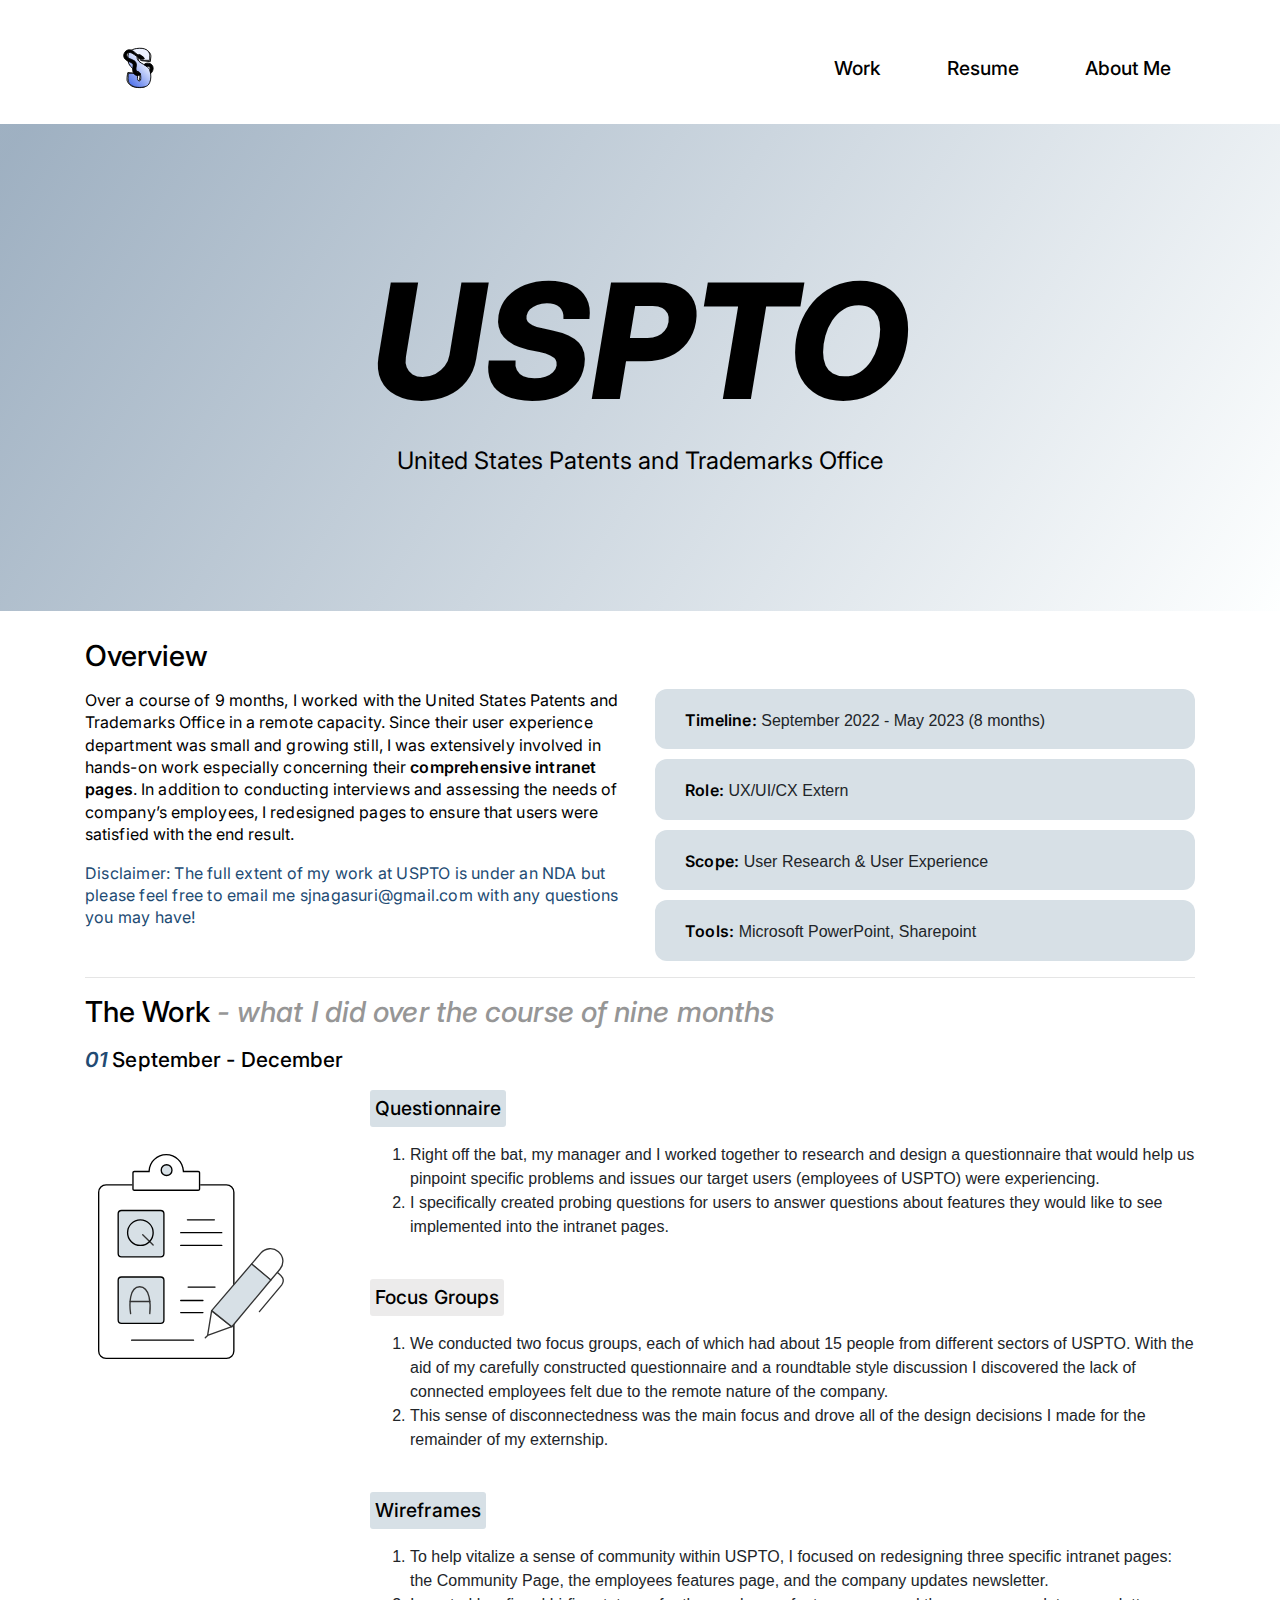
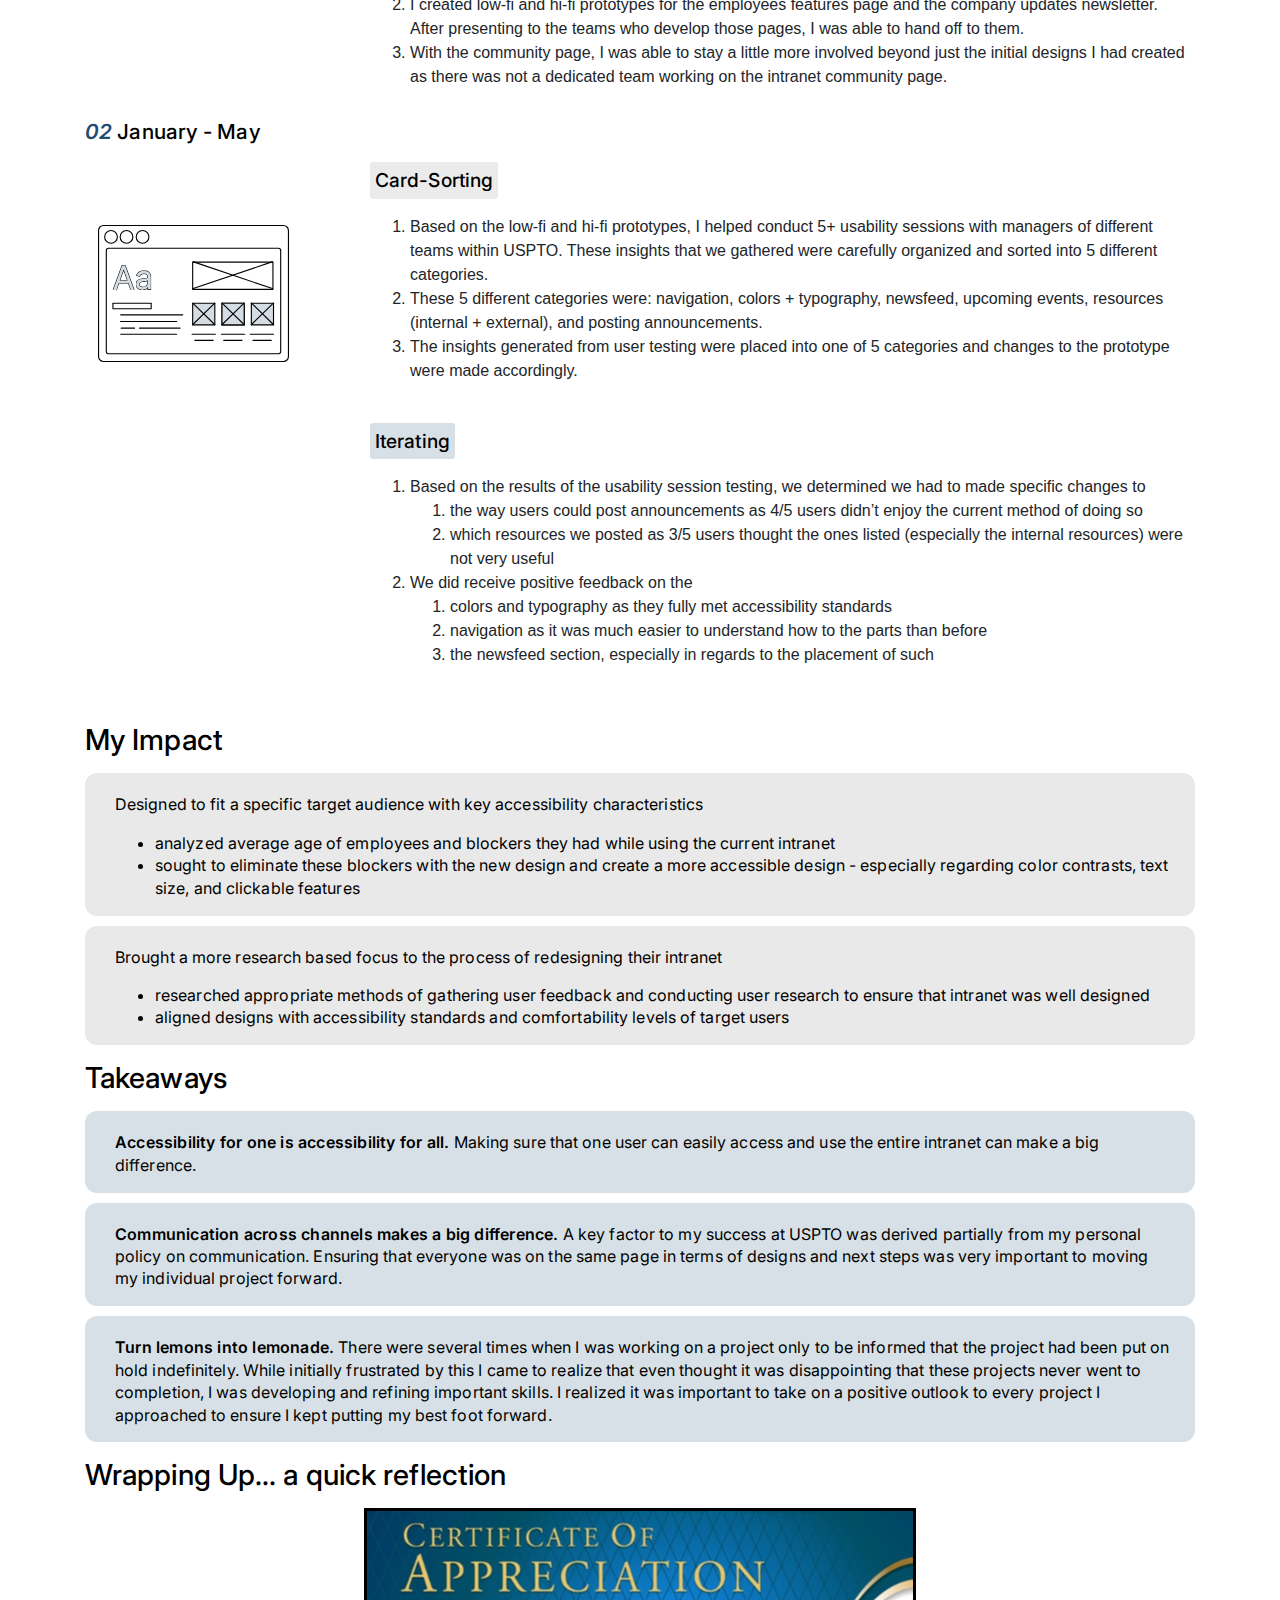
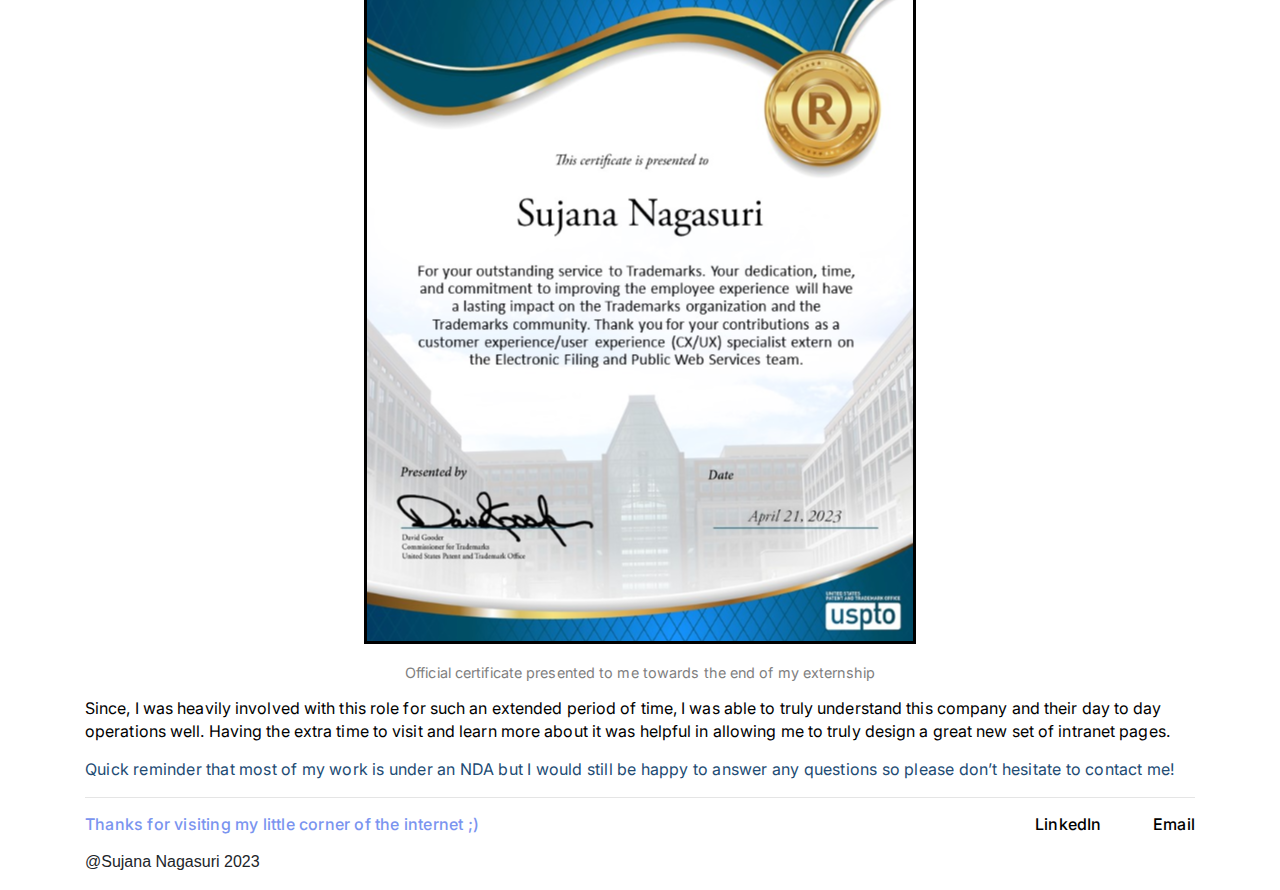
<file: USPTO.html>
<!DOCTYPE html>
<html lang="en">
<head>
    <meta charset="UTF-8">
    <meta name="viewport" content="width=device-width, initial-scale=1.0">
    <title>USPTO Case Study</title>

    <link rel="preconnect" href="https://fonts.googleapis.com">
    <link rel="preconnect" href="https://fonts.gstatic.com" crossorigin>
    <link href="https://fonts.googleapis.com/css2?family=Inter:wght@400;500;600;700&family=Patrick+Hand&display=swap" rel="stylesheet">

    <link rel="stylesheet" href="https://stackpath.bootstrapcdn.com/bootstrap/4.5.2/css/bootstrap.min.css" integrity="sha384-JcKb8q3iqJ61gNV9KGb8thSsNjpSL0n8PARn9HuZOnIxN0hoP+VmmDGMN5t9UJ0Z" crossorigin="anonymous">
    <link rel="stylesheet" href="NagasuriStylesFinalProject.css">

</head>
<body>
    <section id="nav">
        <div class="container-lg">
            <nav class="navbar navbar-expand-lg navbar-light">
                <a class="navbar-brand" href="index.html"> <svg xmlns="http://www.w3.org/2000/svg" width=25% viewBox="0 0 83 95" fill="none">
                    <path d="M54.5563 40.6243L44.9642 39.5052C46.2366 37.0296 45.8742 34.8021 45.4977 33.9447L45.49 33.9272L45.4793 33.9113C44.9603 33.1405 44.2672 32.9039 43.6186 32.9336C42.985 32.9626 42.4018 33.2435 42.0548 33.4927L42.0343 33.5074L42.0178 33.5264C41.3432 34.3057 40.7276 35.7263 41.0304 37.4764C41.3338 39.2297 42.5525 41.2796 45.4814 43.3333C48.3693 45.3582 50.2805 47.0879 51.4955 48.4235C52.1026 49.0911 52.5347 49.6585 52.8274 50.1138C53.1204 50.5696 53.2668 50.9016 53.316 51.1032C53.7344 53.2167 54.22 58.4233 52.8466 62.3902C52.1578 64.3796 51.315 65.7725 50.5466 66.7033C49.7743 67.6392 49.086 68.0988 48.7129 68.2396L48.6983 68.2451L48.6846 68.2528C47.5654 68.8737 43.8065 69.9085 37.991 68.8339C32.2118 67.7658 29.9253 64.4524 29.5024 62.9927L29.4895 62.9487L29.4596 62.9136C29.1241 62.5203 28.9131 61.8604 28.8124 61.0084C28.7125 60.1637 28.7245 59.1641 28.8064 58.1233C28.9633 56.13 29.3744 54.0139 29.7221 52.6061L39.5194 53.7491C38.786 56.1651 38.6812 59.4448 38.7218 60.8201L38.7231 60.8638L38.7412 60.9032C39.246 62.0055 39.9222 62.4223 40.6025 62.421C41.2531 62.4202 41.8331 62.0346 42.1664 61.697L42.1994 61.6636L42.2153 61.6191C42.9833 59.4871 43.0231 56.6868 42.9478 55.5327C43.0672 54.4611 42.4699 53.4923 41.7295 52.7366C40.9846 51.9762 40.0573 51.3916 39.4225 51.0814C38.3579 50.3813 36.6847 49.0825 35.124 47.4615C33.5551 45.8315 32.1178 43.8939 31.5121 41.9257C30.9041 39.9505 30.9068 37.7327 31.1632 35.7533C31.4194 33.7752 31.9268 32.0523 32.3132 31.0766L32.319 31.0619L32.3226 31.0464C32.7201 29.3405 35.7261 25.8036 44.8226 26.4679C49.3486 26.7985 52.0051 28.3421 53.4978 30.106C54.9939 31.874 55.3409 33.8858 55.2061 35.1872L54.5563 40.6243Z" stroke="black"/>
                    <path d="M53.9765 39.0927L43.7914 39.0828C44.9081 36.4118 44.2715 34.1761 43.8133 33.3921C42.7116 32.1044 41.2586 32.8535 40.6696 33.3891C39.5738 34.9963 38.9381 39.0534 45.1618 42.4245C51.3859 45.7955 53.6056 48.4534 53.9376 49.3606C54.6003 51.4237 55.6951 56.5875 54.774 60.7431C53.8528 64.8991 52.0268 66.7615 51.2285 67.1727C50.1362 67.9554 46.4671 69.4202 40.5336 69.0183C34.6001 68.6165 31.8705 65.5461 31.2474 64.0608C29.5436 62.4753 29.894 56.3067 30.2823 53.4204L40.5931 53.4306C40.0807 55.9041 40.361 59.3275 40.5652 60.7294C41.7648 62.7103 43.16 61.8043 43.7076 61.1038C44.2189 58.9269 43.9356 56.1553 43.7303 55.0418C43.738 53.0626 41.1448 51.6577 39.8471 51.2028C37.5463 50.0462 32.5207 46.7669 30.8255 42.9053C29.1301 39.0439 29.8119 33.9559 30.3645 31.8947C30.5813 29.9979 33.3038 26.1078 42.4593 25.7207C51.6153 25.3336 53.9671 30.6803 53.9987 33.4021L53.9765 39.0927Z" fill="url(#paint0_linear_114_115)"/>
                    <path d="M53.9516 39.1128H43.7653C44.8717 36.4409 44.2261 34.206 43.7653 33.4227C42.6585 32.1362 41.2081 32.8866 40.6212 33.4227C39.5312 35.0308 38.911 39.0881 45.1485 42.4526C51.3863 45.8174 53.6162 48.4727 53.9516 49.3799C54.622 51.4412 55.7374 56.6037 54.8317 60.7598C53.9264 64.9162 52.1068 66.7799 51.3106 67.1924C50.2204 67.9755 46.5569 69.4437 40.6212 69.0479C34.7169 68.6538 32.1306 65.4734 31.1132 64.2226L31.0971 64.2025C29.3868 62.6191 29.9319 56.3478 30.3091 53.4619H40.6212C40.1182 55.9357 40.4115 59.3579 40.6212 60.7598C41.8285 62.7389 43.2202 61.8317 43.7653 61.1312C44.2684 58.9539 43.9749 56.1831 43.7653 55.0696C43.7653 53.0905 41.166 51.6886 39.8667 51.2354C37.5611 50.0804 32.5225 46.8068 30.8122 42.9473C29.1019 39.0881 29.7641 33.9999 30.3091 31.9383C30.5186 30.0415 33.2267 26.1493 42.3819 25.7534C51.5369 25.3576 53.9097 30.7014 53.9516 33.4227V39.1128Z" stroke="black"/>
                    <path d="M44.8044 37.8548C43.6305 37.69 41.283 37.1868 41.283 36.4941C41.283 35.8014 40.78 35.3808 40.5285 35.2571L36.8815 32.7832C31.9518 29.0096 29.4618 30.5512 28.833 31.7936C28.2462 33.0719 28.0533 35.9746 31.977 37.36C35.9006 38.7454 37.8038 40.2464 38.2649 40.8235C38.7679 41.8957 39.623 44.4604 39.0194 46.1426C38.4158 47.8248 38.7679 49.8125 39.0194 50.5956C39.8242 52.7729 41.0315 52.4101 41.5345 51.9565C43.7477 53.6386 43.882 54.8013 43.6724 55.1723C40.8554 56.9538 37.9713 55.4201 36.8815 54.4303C36.085 53.5235 34.6179 51.0659 35.1209 48.4928C35.624 45.9201 35.5819 44.4519 35.4982 44.0398C35.6659 43.504 35.0203 42.0605 31.0967 40.5761C27.173 39.0918 25.6891 36.6591 25.4376 35.6282C25.0603 34.7624 24.7584 32.4121 26.5694 29.9381C28.833 26.8457 31.977 27.4642 33.6118 27.8353C34.9197 28.1321 38.2649 30.9277 39.774 32.2884C41.5849 33.6738 42.2053 33.6904 42.2891 33.5253C42.4149 33.0306 43.4461 32.6842 46.565 35.2571C49.6835 37.83 46.6908 38.0611 44.8044 37.8548Z" fill="black" stroke="black"/>
                    <path d="M50.5889 45.8953L47.6963 43.7924C49.96 41.3183 55.7447 41.5657 57.3795 45.8953C58.6874 49.3585 56.3317 52.5337 54.9905 53.6883L54.2357 49.8536C55.3426 45.6971 52.2656 45.4832 50.5889 45.8953Z" fill="#020202" stroke="black"/>
                    <defs>
                      <linearGradient id="paint0_linear_114_115" x1="12.3731" y1="65.3125" x2="52.5951" y2="25.8263" gradientUnits="userSpaceOnUse">
                        <stop stop-color="#0636E0"/>
                        <stop offset="0.765625" stop-color="#ECF1FF"/>
                      </linearGradient>
                    </defs>
                  </svg> </a>
                <button class="navbar-toggler" type="button" data-toggle="collapse" data-target="#navbarSupportedContent" aria-controls="navbarSupportedContent" aria-expanded="false" aria-label="Toggle navigation">
                    <span class="navbar-toggler-icon"></span>
                </button>
                <div class="collapse navbar-collapse" id="navbarSupportedContent">
                    <ul class="navbar-nav ml-auto">
                        <li class="navbar-item">
                            <a href="index.html" class="nav-link">Work</a>
                        </li>
                        <li class="navbar-item">
                            <a href="https://drive.google.com/file/d/1rO3l4uVSZLAPGWZPZra5H6ChgXEt6YJi/view" target="_blank" class="nav-link">Resume</a>
                        </li>
                        <li class="navbar-item">
                            <a href="about.html" class="nav-link">About Me</a>
                        </li>
                    </ul>
                </div>
            </nav>
        </div>
    </section>

    <section id="look">
        <div class="text-center">
            <div class="uspto space3">
                <h1>USPTO</h1>
                <p class="text6">United States Patents and Trademarks Office</p>
            </div>
        </div>

    </section>


    <section id = "overview">
        <div class="container-lg">
            <div class="row">
                <div class = "col-lg-6">
                    <p class="case-title-text">Overview</p>
                </div>
            </div>
            <div>
                <div class="row">
                    <div class="col-lg-6">
                        <p class="body-text">Over a course of 9 months, I worked with the United States Patents and Trademarks Office in a remote capacity. Since their user experience department was small and growing still, I was extensively involved in hands-on work especially concerning their <span class="bold-text">comprehensive intranet pages</span>. In addition to conducting interviews and assessing the needs of company’s employees, I redesigned pages to ensure that users were satisfied with the end result. </p>
                        <p class="body-text"><span class="uspto-blue">Disclaimer: The full extent of my work at USPTO is under an NDA but please feel free to email me sjnagasuri@gmail.com with any questions you may have!</span></p>
                    </div>
                    <div class = "col-lg-6">
                        <div class="uspto-top-boxes">
                            <p><span class="bold-text">Timeline:</span> September 2022 - May 2023 (8 months)</p>
                        </div>

                        <div class="uspto-boxes">
                            <p><span class="bold-text">Role:</span> UX/UI/CX Extern</p>
                        </div>

                        <div class="uspto-boxes">
                            <p><span class="bold-text">Scope:</span> User Research & User Experience</p>
                        </div>
                        <div class="uspto-boxes">
                            <p><span class="bold-text">Tools:</span> Microsoft PowerPoint, Sharepoint</p>
                        </div>
                    </div>
                </div>
            </div>
        </div>
    </section>

    <section id = "problem">
        <div class="container-lg">
            <hr>
            <div>
                <p class="case-title-text">The Work <span class="extra-title-text">- what I did over the course of nine months</span></p>
            </div>
           
            <p class = "process-text"><span class="number-process-uspto">01 </span> September - December</p>
            <div class="row">
                <div class="text-center col-lg-3">
                    <img src="images/graphicu1.svg" class="graphic1">
                </div>
                <div class="col-lg-9">
                    <p class="process-body-uspto">Questionnaire</p>
                        <ol>
                            <li>Right off the bat, my manager and I worked together to research and design a questionnaire that would help us pinpoint specific problems and issues our target users (employees of USPTO) were experiencing. </li>
                            <li>I specifically created probing questions for users to answer questions about features they would like to see implemented into the intranet pages. </li>
                        </ol>
                    </p>

                    <br>

                    <p class="process-body-g">Focus Groups</p>
                        <ol>
                            <li>We conducted two focus groups, each of which had about 15 people from different sectors of USPTO. With the aid of my carefully constructed questionnaire and a roundtable style discussion I discovered the lack of connected employees felt due to the remote nature of the company.</li>
                            <li>This sense of disconnectedness was the main focus and drove all of the design decisions I made for the remainder of my externship.</li>
                        </ol>
                    </p>

                    <br>
                    <p class="process-body-uspto">Wireframes</p>
                        <ol>
                            <li>To help vitalize a sense of community within USPTO, I focused on redesigning three specific intranet pages: the Community Page, the employees features page, and the company updates newsletter.</li>
                            <li>I created low-fi and hi-fi prototypes for the employees features page and the company updates newsletter. After presenting to the teams who develop those pages, I was able to hand off to them. </li>
                            <li>With the community page, I was able to stay a little more involved beyond just the initial designs I had created as there was not a dedicated team working on the intranet community page. </li>
                        </ol>
                    </p>

                </div>
            </div>
        </div>


        <div class="container-lg" >
            <p class = "process-text"><span class="number-process-uspto">02 </span> January - May</p>
            <div class="row">
                <div class="text-center col-lg-3">
                    <img src="images/graphicu2.svg" class="graphic1">
                </div>
                <div class="col-lg-9">
                    <p class="process-body-g">Card-Sorting</p>
                    <ol>
                        <li>Based on the low-fi and hi-fi prototypes, I helped conduct 5+ usability sessions with managers of different teams within USPTO. These insights that we gathered were carefully organized and sorted into 5 different categories.</li>
                        <li>These 5 different categories were: navigation, colors + typography, newsfeed, upcoming events, resources (internal + external), and posting announcements.</li>
                        <li>The insights generated from user testing were placed into one of 5 categories and changes to the prototype were made accordingly.</li>
                    </ol>
                <br>
                    <p class="process-body-uspto">Iterating</p>
                    <ol>
                        <li>Based on the results of the usability session testing, we determined we had to made specific changes to</li>
                        <ol>
                            <li>the way users could post announcements as 4/5 users didn’t enjoy the current method of doing so </li>
                            <li>which resources we posted as 3/5 users thought the ones listed (especially the internal resources) were not very useful</li>
                        </ol>
                        <li>We did receive positive feedback on the</li>
                        <ol>
                            <li>colors and typography as they fully met accessibility standards</li>
                            <li>navigation as it was much easier to understand how to the parts than before</li>
                            <li>the newsfeed section, especially in regards to the placement of such</li>
                        </ol>
                    </ol>
                <br>
                </div>
            </div>
        </div>


    </section>


    <section id="impact">
        <div class="container-lg">
            <p class="case-title-text">My Impact</p>
            <div class="hp-impact-boxes">
                <p class="body-text">Designed to fit a specific target audience with key accessibility characteristics</p>
                <ul>
                    <li class="body-text">analyzed average age of employees and blockers they had while using the current intranet </li>
                    <li class="body-text">sought to eliminate these blockers with the new design and create a more accessible design - especially regarding color contrasts, text size, and clickable features</li>
                </ul>
            </div>
            <div class="hp-impact-boxes">
                <p class="body-text">Brought a more research based focus to the process of redesigning their intranet</p>
                <ul>
                    <li class="body-text">researched appropriate methods of gathering user feedback and conducting user research to ensure that intranet was well designed</li>
                    <li class="body-text">aligned designs with accessibility standards and comfortability levels of target users </li>
                </ul>
            </div>
        </div>
    </section>

    <section id="takeaways">
        <div class="container-lg">
            <p class="case-title-text">Takeaways</p>
            <div class="uspto-takeaway-boxes">
                <p class="body-text"><span class="bold-text">Accessibility for one is accessibility for all. </span>Making sure that one user can easily access and use the entire intranet can make a big difference.</p>
            </div>
            <div class="uspto-takeaway-boxes">
                <p class="body-text"><span class="bold-text">Communication across channels makes a big difference. </span>A key factor to my success at USPTO was derived partially from my personal policy on communication. Ensuring that everyone was on the same page in terms of designs and next steps was very important to moving my individual project forward.</p>
            </div>
            <div class="uspto-takeaway-boxes">
                <p class="body-text"><span class="bold-text">Turn lemons into lemonade.</span> There were several times when I was working on a project only to be informed that the project had been put on hold indefinitely. While initially frustrated by this I came to realize that even thought it was disappointing that these projects never went to completion, I was developing and refining important skills. I realized it was important to take on a positive outlook to every project I approached to ensure I kept putting my best foot forward.</p>
            </div>
        </div>
        
    </section>


    <section id="conclusion">
        <div class="container-lg">
            <p class="case-title-text">Wrapping Up... a quick reflection</p>
            <div class = "text-center">
                <img src="images/certificate.svg" class="space" alt="certificate from USPTO">
                <p class="caption-text">Official certificate presented to me towards the end of my externship</p>
            </div>
            <p class="body-text">
                Since, I was heavily involved with this role for such an extended period of time, I was able to truly understand this company and their day to day operations well. Having the extra time to visit and learn more about it was helpful in allowing me to truly design a great new set of intranet pages. 
            </p>
            <p class="body-text">
                <span class="uspto-blue">Quick reminder that most of my work is under an NDA but I would still be happy to answer any questions so please don’t hesitate to contact me!</span>
            </p>
        </div>
    </section>

    

    
    <section>
        <footer id="footer">
            <div class="container-lg">
                <hr>
                <div class="row">
                    <div class = "col-lg-10">
                        <p class="footerText"><span class="colored-text">Thanks for visiting my little corner of the internet ;)</span></p>
                        <p>@Sujana Nagasuri 2023</p>
                    </div>

                    <div class = "col-lg-1">
                        <div class="footerLinks"><a href="https://www.linkedin.com/in/sujananagasuri">LinkedIn </a></div>
                    </div>

                    <div class = "col-lg-1">
                        <div class="footerLinks"><a href="mailto:sjnagasuri@gmail.com">Email</a></div>
                    </div>
                </div>
            </div>
        </footer>
    </section>


        <script src="https://code.jquery.com/jquery-3.5.1.slim.min.js" integrity="sha384-DfXdz2htPH0lsSSs5nCTpuj/zy4C+OGpamoFVy38MVBnE+IbbVYUew+OrCXaRkfj" crossorigin="anonymous"></script>
        <script src="https://cdn.jsdelivr.net/npm/popper.js@1.16.1/dist/umd/popper.min.js" integrity="sha384-9/reFTGAW83EW2RDu2S0VKaIzap3H66lZH81PoYlFhbGU+6BZp6G7niu735Sk7lN" crossorigin="anonymous"></script>
        <script src="https://stackpath.bootstrapcdn.com/bootstrap/4.5.2/js/bootstrap.min.js" integrity="sha384-B4gt1jrGC7Jh4AgTPSdUtOBvfO8shuf57BaghqFfPlYxofvL8/KUEfYiJOMMV+rV" crossorigin="anonymous"></script>
</body>
</html>
</file>
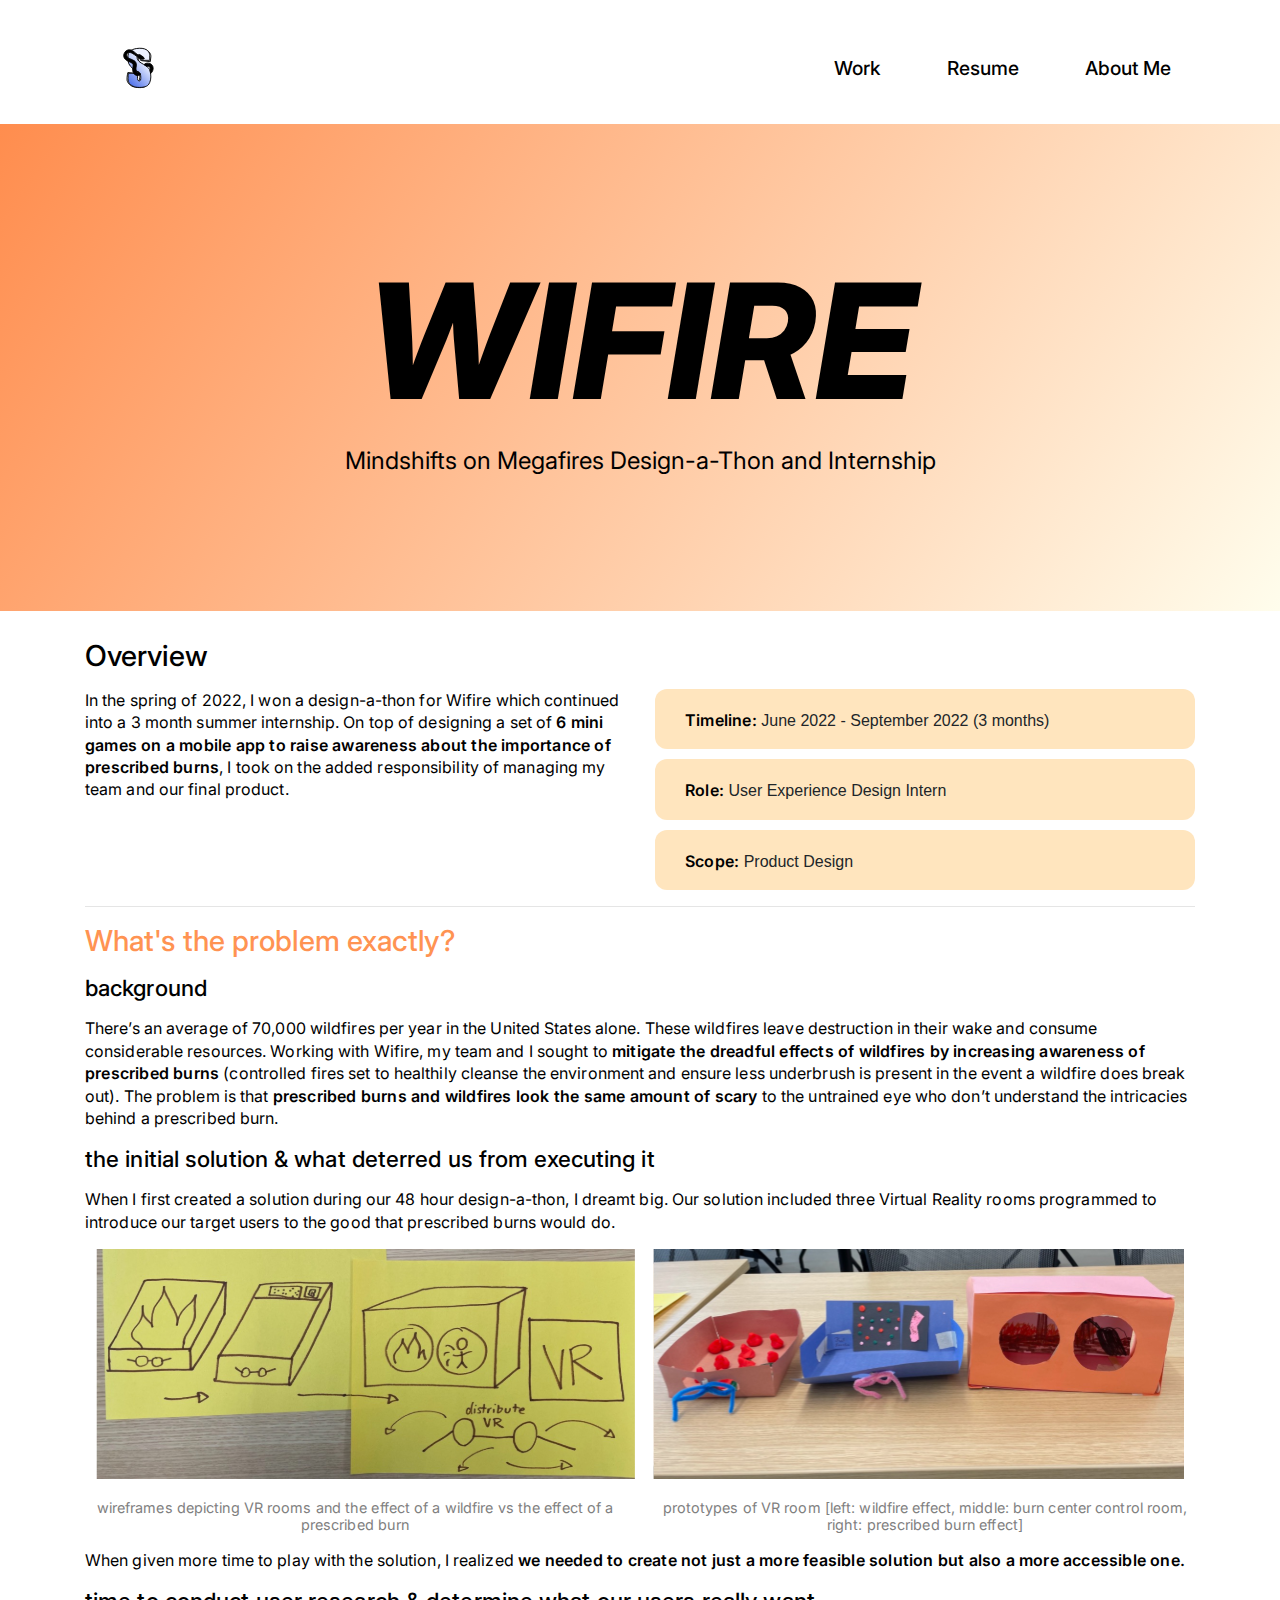
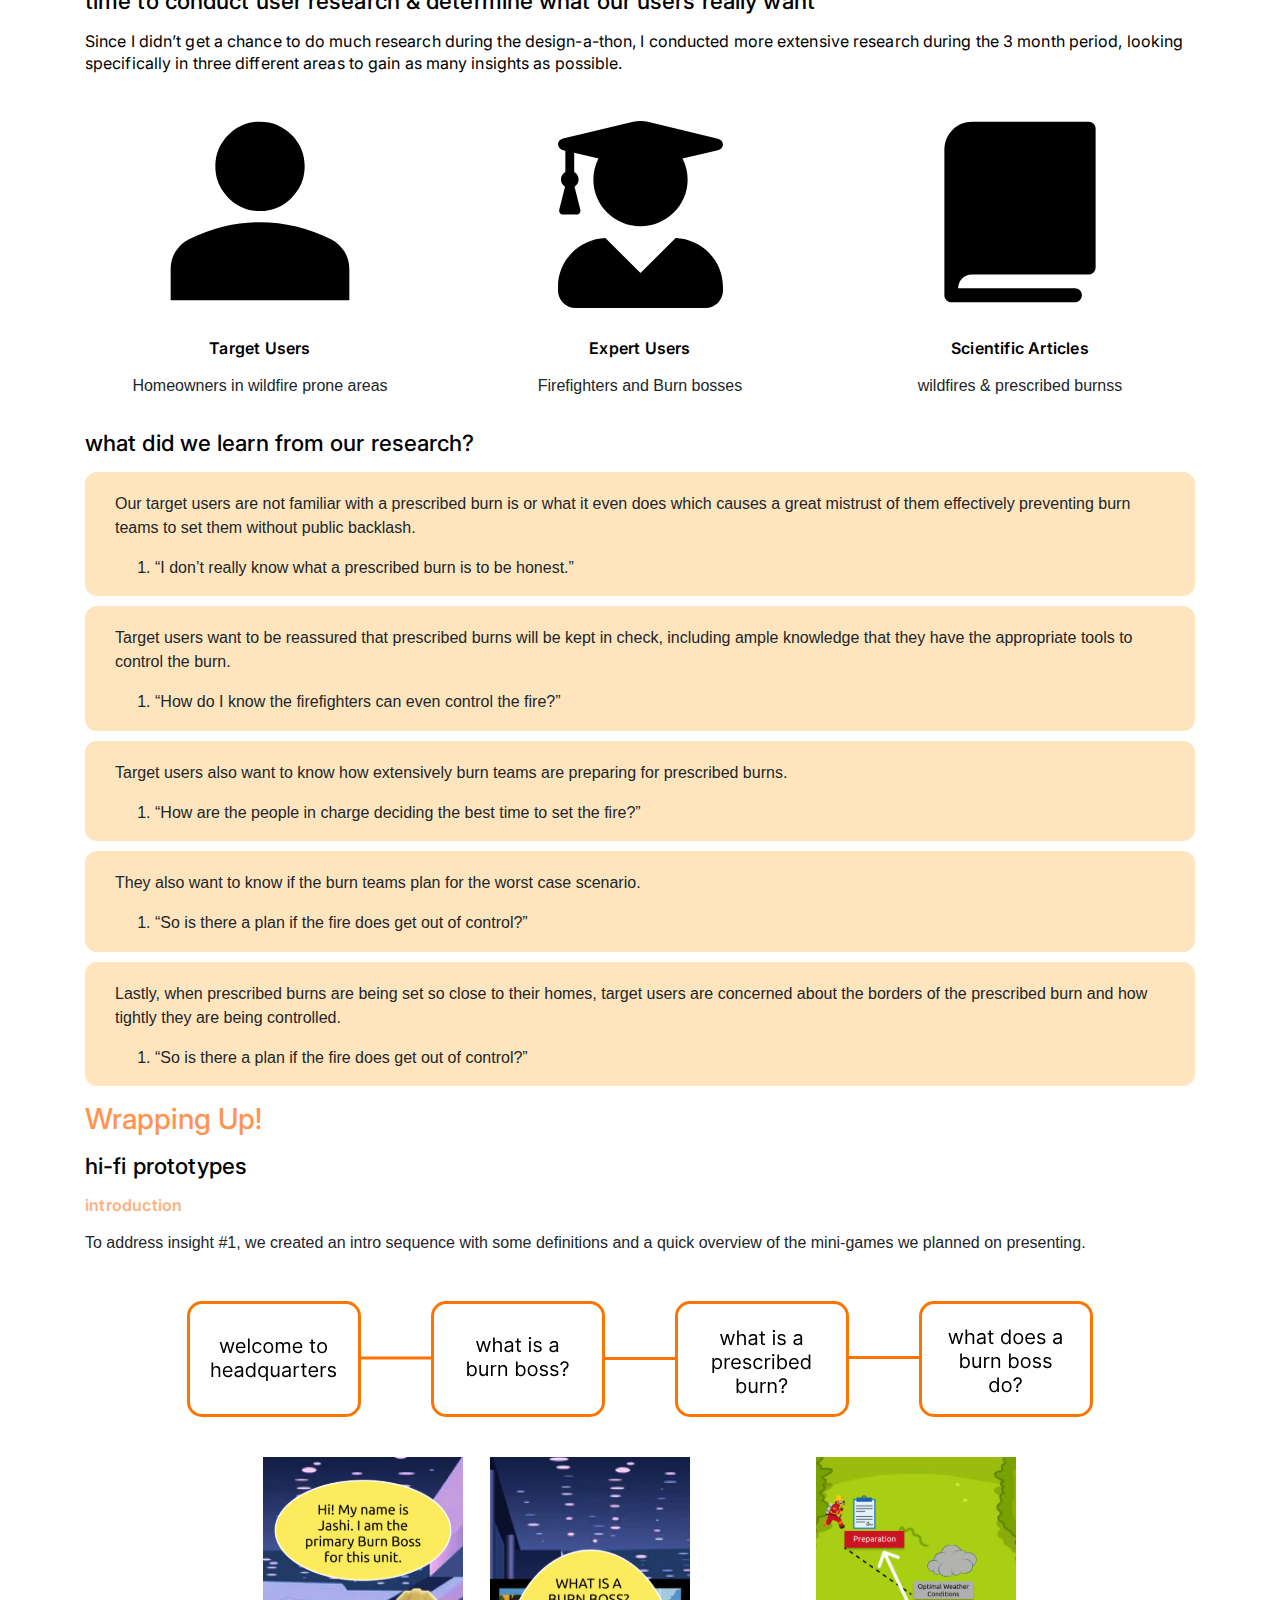
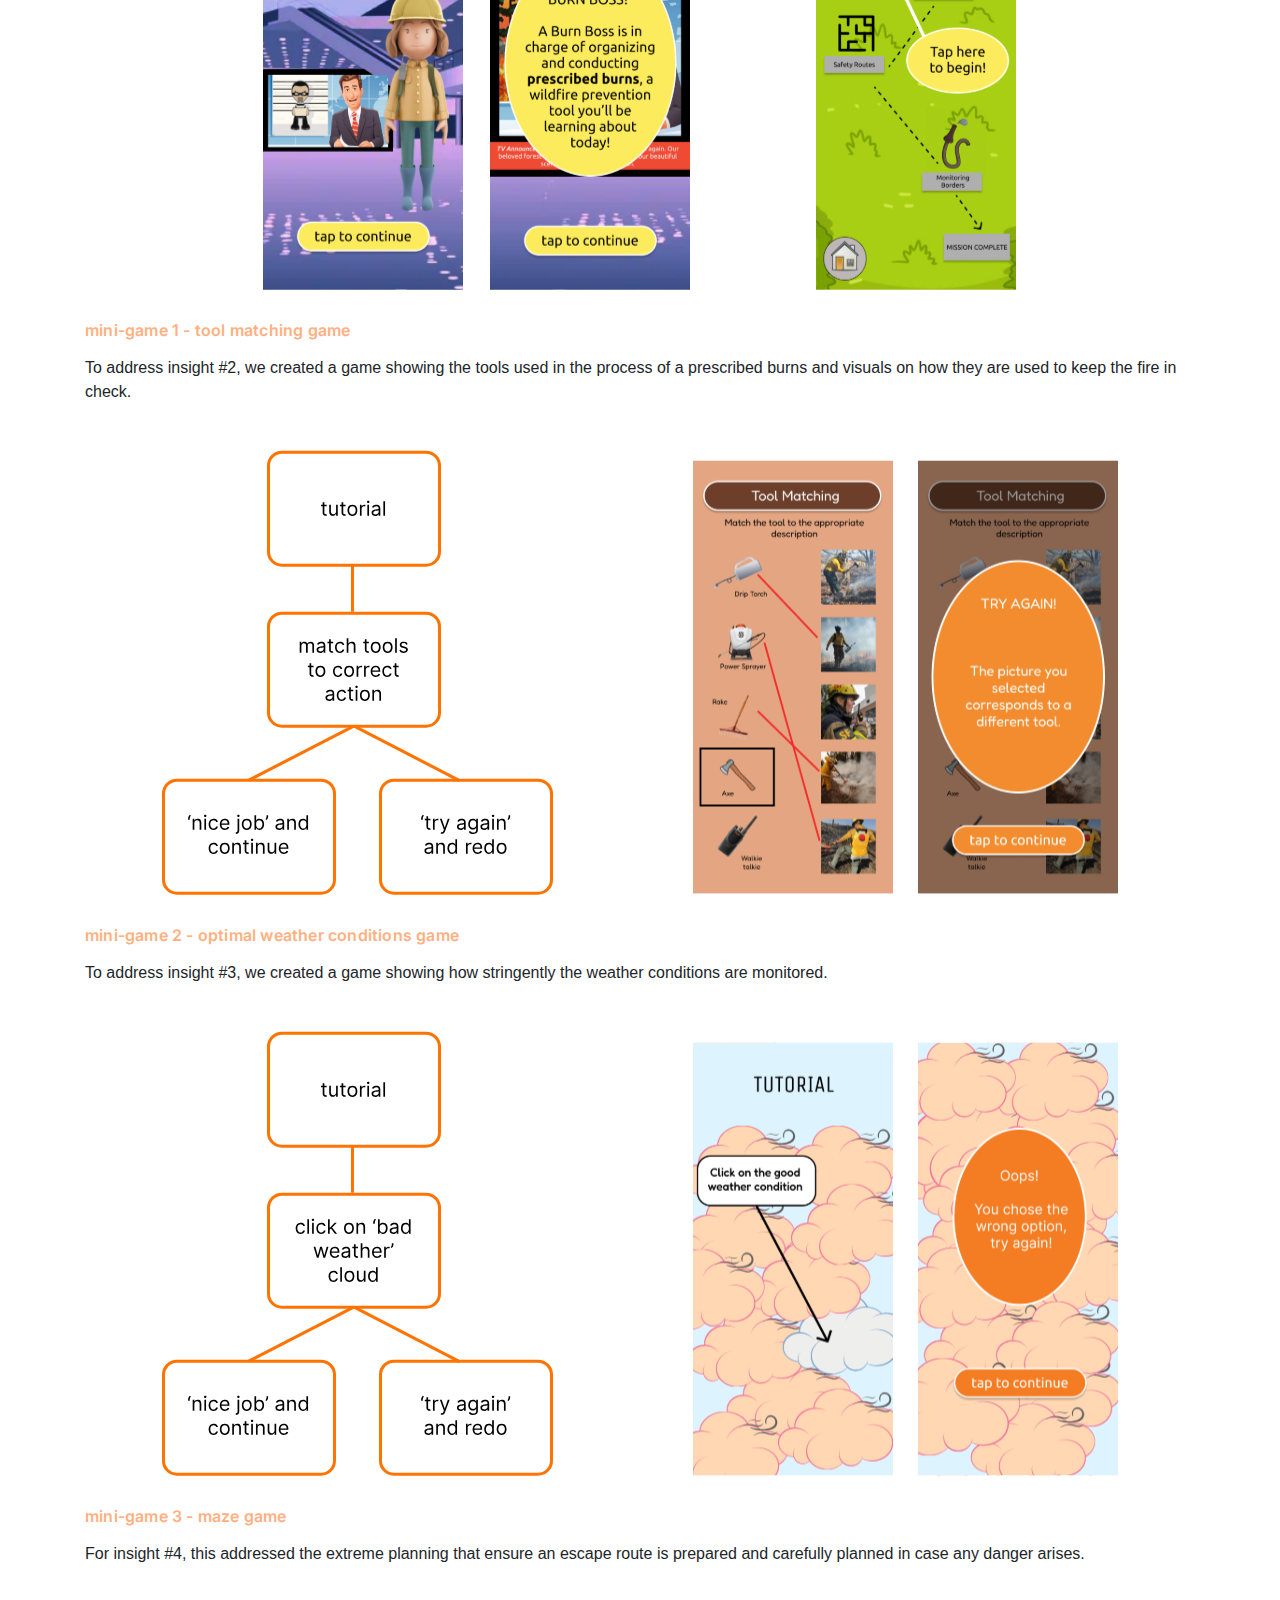
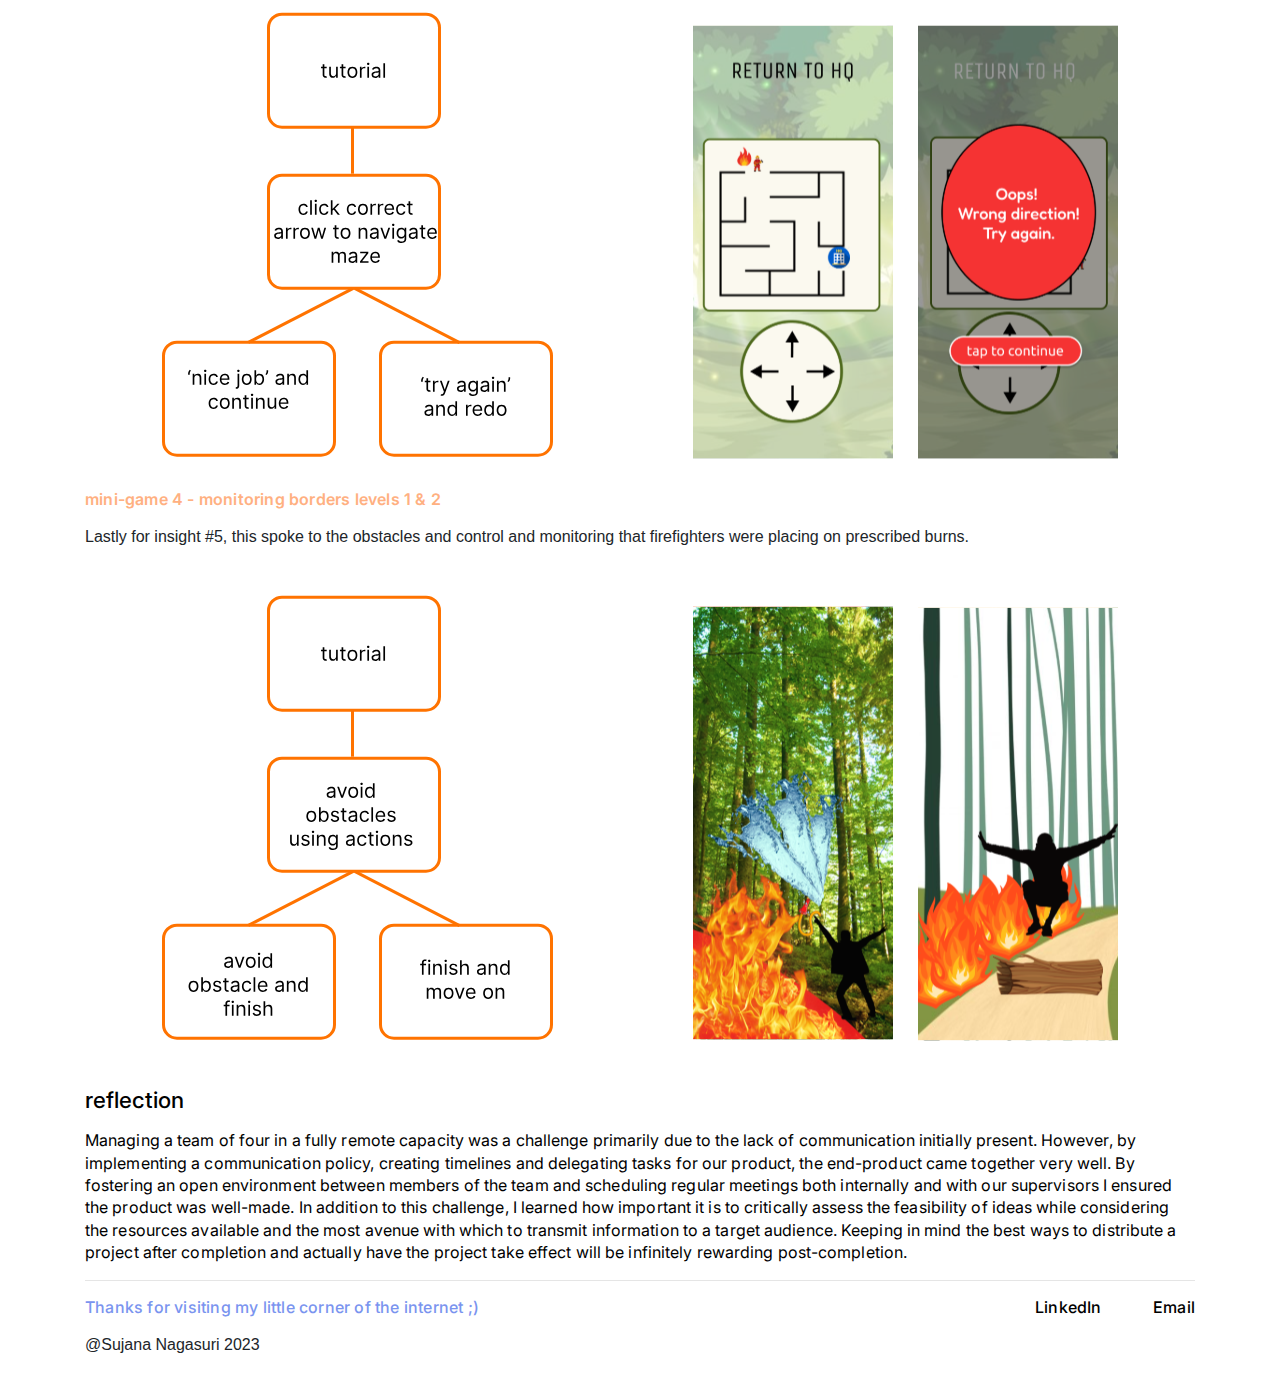
<file: wifire.html>
<!DOCTYPE html>
<html lang="en">
<head>
    <meta charset="UTF-8">
    <meta name="viewport" content="width=device-width, initial-scale=1.0">
    <title>Wifire</title>

    <link rel="preconnect" href="https://fonts.googleapis.com">
    <link rel="preconnect" href="https://fonts.gstatic.com" crossorigin>
    <link href="https://fonts.googleapis.com/css2?family=Inter:wght@400;500;600;700&family=Patrick+Hand&display=swap" rel="stylesheet">

    <link rel="stylesheet" href="https://stackpath.bootstrapcdn.com/bootstrap/4.5.2/css/bootstrap.min.css" integrity="sha384-JcKb8q3iqJ61gNV9KGb8thSsNjpSL0n8PARn9HuZOnIxN0hoP+VmmDGMN5t9UJ0Z" crossorigin="anonymous">
    <link rel="stylesheet" href="NagasuriStylesFinalProject.css">

</head>
<body>
    <section id="nav">
        <div class="container-lg">
            <nav class="navbar navbar-expand-lg navbar-light">
                <a class="navbar-brand" href="index.html"> <svg xmlns="http://www.w3.org/2000/svg" width=25% viewBox="0 0 83 95" fill="none">
                    <path d="M54.5563 40.6243L44.9642 39.5052C46.2366 37.0296 45.8742 34.8021 45.4977 33.9447L45.49 33.9272L45.4793 33.9113C44.9603 33.1405 44.2672 32.9039 43.6186 32.9336C42.985 32.9626 42.4018 33.2435 42.0548 33.4927L42.0343 33.5074L42.0178 33.5264C41.3432 34.3057 40.7276 35.7263 41.0304 37.4764C41.3338 39.2297 42.5525 41.2796 45.4814 43.3333C48.3693 45.3582 50.2805 47.0879 51.4955 48.4235C52.1026 49.0911 52.5347 49.6585 52.8274 50.1138C53.1204 50.5696 53.2668 50.9016 53.316 51.1032C53.7344 53.2167 54.22 58.4233 52.8466 62.3902C52.1578 64.3796 51.315 65.7725 50.5466 66.7033C49.7743 67.6392 49.086 68.0988 48.7129 68.2396L48.6983 68.2451L48.6846 68.2528C47.5654 68.8737 43.8065 69.9085 37.991 68.8339C32.2118 67.7658 29.9253 64.4524 29.5024 62.9927L29.4895 62.9487L29.4596 62.9136C29.1241 62.5203 28.9131 61.8604 28.8124 61.0084C28.7125 60.1637 28.7245 59.1641 28.8064 58.1233C28.9633 56.13 29.3744 54.0139 29.7221 52.6061L39.5194 53.7491C38.786 56.1651 38.6812 59.4448 38.7218 60.8201L38.7231 60.8638L38.7412 60.9032C39.246 62.0055 39.9222 62.4223 40.6025 62.421C41.2531 62.4202 41.8331 62.0346 42.1664 61.697L42.1994 61.6636L42.2153 61.6191C42.9833 59.4871 43.0231 56.6868 42.9478 55.5327C43.0672 54.4611 42.4699 53.4923 41.7295 52.7366C40.9846 51.9762 40.0573 51.3916 39.4225 51.0814C38.3579 50.3813 36.6847 49.0825 35.124 47.4615C33.5551 45.8315 32.1178 43.8939 31.5121 41.9257C30.9041 39.9505 30.9068 37.7327 31.1632 35.7533C31.4194 33.7752 31.9268 32.0523 32.3132 31.0766L32.319 31.0619L32.3226 31.0464C32.7201 29.3405 35.7261 25.8036 44.8226 26.4679C49.3486 26.7985 52.0051 28.3421 53.4978 30.106C54.9939 31.874 55.3409 33.8858 55.2061 35.1872L54.5563 40.6243Z" stroke="black"/>
                    <path d="M53.9765 39.0927L43.7914 39.0828C44.9081 36.4118 44.2715 34.1761 43.8133 33.3921C42.7116 32.1044 41.2586 32.8535 40.6696 33.3891C39.5738 34.9963 38.9381 39.0534 45.1618 42.4245C51.3859 45.7955 53.6056 48.4534 53.9376 49.3606C54.6003 51.4237 55.6951 56.5875 54.774 60.7431C53.8528 64.8991 52.0268 66.7615 51.2285 67.1727C50.1362 67.9554 46.4671 69.4202 40.5336 69.0183C34.6001 68.6165 31.8705 65.5461 31.2474 64.0608C29.5436 62.4753 29.894 56.3067 30.2823 53.4204L40.5931 53.4306C40.0807 55.9041 40.361 59.3275 40.5652 60.7294C41.7648 62.7103 43.16 61.8043 43.7076 61.1038C44.2189 58.9269 43.9356 56.1553 43.7303 55.0418C43.738 53.0626 41.1448 51.6577 39.8471 51.2028C37.5463 50.0462 32.5207 46.7669 30.8255 42.9053C29.1301 39.0439 29.8119 33.9559 30.3645 31.8947C30.5813 29.9979 33.3038 26.1078 42.4593 25.7207C51.6153 25.3336 53.9671 30.6803 53.9987 33.4021L53.9765 39.0927Z" fill="url(#paint0_linear_114_115)"/>
                    <path d="M53.9516 39.1128H43.7653C44.8717 36.4409 44.2261 34.206 43.7653 33.4227C42.6585 32.1362 41.2081 32.8866 40.6212 33.4227C39.5312 35.0308 38.911 39.0881 45.1485 42.4526C51.3863 45.8174 53.6162 48.4727 53.9516 49.3799C54.622 51.4412 55.7374 56.6037 54.8317 60.7598C53.9264 64.9162 52.1068 66.7799 51.3106 67.1924C50.2204 67.9755 46.5569 69.4437 40.6212 69.0479C34.7169 68.6538 32.1306 65.4734 31.1132 64.2226L31.0971 64.2025C29.3868 62.6191 29.9319 56.3478 30.3091 53.4619H40.6212C40.1182 55.9357 40.4115 59.3579 40.6212 60.7598C41.8285 62.7389 43.2202 61.8317 43.7653 61.1312C44.2684 58.9539 43.9749 56.1831 43.7653 55.0696C43.7653 53.0905 41.166 51.6886 39.8667 51.2354C37.5611 50.0804 32.5225 46.8068 30.8122 42.9473C29.1019 39.0881 29.7641 33.9999 30.3091 31.9383C30.5186 30.0415 33.2267 26.1493 42.3819 25.7534C51.5369 25.3576 53.9097 30.7014 53.9516 33.4227V39.1128Z" stroke="black"/>
                    <path d="M44.8044 37.8548C43.6305 37.69 41.283 37.1868 41.283 36.4941C41.283 35.8014 40.78 35.3808 40.5285 35.2571L36.8815 32.7832C31.9518 29.0096 29.4618 30.5512 28.833 31.7936C28.2462 33.0719 28.0533 35.9746 31.977 37.36C35.9006 38.7454 37.8038 40.2464 38.2649 40.8235C38.7679 41.8957 39.623 44.4604 39.0194 46.1426C38.4158 47.8248 38.7679 49.8125 39.0194 50.5956C39.8242 52.7729 41.0315 52.4101 41.5345 51.9565C43.7477 53.6386 43.882 54.8013 43.6724 55.1723C40.8554 56.9538 37.9713 55.4201 36.8815 54.4303C36.085 53.5235 34.6179 51.0659 35.1209 48.4928C35.624 45.9201 35.5819 44.4519 35.4982 44.0398C35.6659 43.504 35.0203 42.0605 31.0967 40.5761C27.173 39.0918 25.6891 36.6591 25.4376 35.6282C25.0603 34.7624 24.7584 32.4121 26.5694 29.9381C28.833 26.8457 31.977 27.4642 33.6118 27.8353C34.9197 28.1321 38.2649 30.9277 39.774 32.2884C41.5849 33.6738 42.2053 33.6904 42.2891 33.5253C42.4149 33.0306 43.4461 32.6842 46.565 35.2571C49.6835 37.83 46.6908 38.0611 44.8044 37.8548Z" fill="black" stroke="black"/>
                    <path d="M50.5889 45.8953L47.6963 43.7924C49.96 41.3183 55.7447 41.5657 57.3795 45.8953C58.6874 49.3585 56.3317 52.5337 54.9905 53.6883L54.2357 49.8536C55.3426 45.6971 52.2656 45.4832 50.5889 45.8953Z" fill="#020202" stroke="black"/>
                    <defs>
                      <linearGradient id="paint0_linear_114_115" x1="12.3731" y1="65.3125" x2="52.5951" y2="25.8263" gradientUnits="userSpaceOnUse">
                        <stop stop-color="#0636E0"/>
                        <stop offset="0.765625" stop-color="#ECF1FF"/>
                      </linearGradient>
                    </defs>
                  </svg> </a>
                <button class="navbar-toggler" type="button" data-toggle="collapse" data-target="#navbarSupportedContent" aria-controls="navbarSupportedContent" aria-expanded="false" aria-label="Toggle navigation">
                    <span class="navbar-toggler-icon"></span>
                </button>
                <div class="collapse navbar-collapse" id="navbarSupportedContent">
                    <ul class="navbar-nav ml-auto">
                        <li class="navbar-item">
                            <a href="index.html" class="nav-link">Work</a>
                        </li>
                        <li class="navbar-item">
                            <a href="https://drive.google.com/file/d/1rO3l4uVSZLAPGWZPZra5H6ChgXEt6YJi/view" target="_blank" class="nav-link">Resume</a>
                        </li>
                        <li class="navbar-item">
                            <a href="about.html" class="nav-link">About Me</a>
                        </li>
                    </ul>
                </div>
            </nav>
        </div>
    </section>

    <section id="look">
        <div class="text-center">
            <div class="wifire space3">
                <h1>WIFIRE</h1>
                <p class="text6">Mindshifts on Megafires Design-a-Thon and Internship</p>
            </div>
        </div>

    </section>


    <section id = "overview">
        <div class="container-lg">
            <div class="row">
                <div class = "col-lg-6">
                    <p class="case-title-text">Overview</p>
                </div>
            </div>
            <div>
                <div class="row">
                    <div class="col-lg-6">
                        <p class="body-text">In the spring of 2022, I won a design-a-thon for Wifire which continued into a 3 month summer internship. On top of designing a set of <span class = "bold-text"> 6 mini games on a mobile app to raise awareness about the importance of prescribed burns</span>, I took on the added responsibility of managing my team and our final product.</p>
                    </div>
                    <div class = "col-lg-6">
                        <div class="wifire-top-boxes">
                            <p><span class="bold-text">Timeline:</span> June 2022 - September 2022 (3 months)</p>
                        </div>

                        <div class="wifire-boxes">
                            <p><span class="bold-text">Role:</span> User Experience Design Intern</p>
                        </div>

                        <div class="wifire-boxes">
                            <p><span class="bold-text">Scope:</span> Product Design</p>
                        </div>
                    </div>
                </div>
            </div>
        </div>
    </section>

    <section id = "problem">
        <div class="container-lg">
            <hr>
            <div>
                <p class="case-title-text orange">What's the problem exactly?</p>
                <p class="case-subtitle-text">background</p>
            </div>
            <div>
                <p class="body-text">There’s an average of 70,000 wildfires per year in the United States alone. These wildfires leave destruction in their wake and consume considerable resources. Working with Wifire, my team and I sought to <span class="bold-text">mitigate the dreadful effects of wildfires by increasing awareness of prescribed burns</span> (controlled fires set to healthily cleanse the environment and ensure less underbrush is present in the event a wildfire does break out). The problem is that <span class = "bold-text">prescribed burns and wildfires look the same amount of scary</span> to the untrained eye who don’t understand the intricacies behind a prescribed burn.</p>
            </div>

            <div>
                <p class="case-subtitle-text">the initial solution & what deterred us from executing it</p>
                <p class="body-text">When I first created a solution during our 48 hour design-a-thon, I dreamt big. Our solution included three Virtual Reality rooms programmed to introduce our target users to the good that prescribed burns would do.</p>
                <div class="text-center">
                    <img src="images/designathon2.svg" class="space small" alt="design-a-thon images">
                    <div class="row">
                        <div class="col-lg-6"><p class="caption-text">wireframes depicting VR rooms and the effect of a wildfire vs the effect of a prescribed burn</p></div>
                        <div class="col-lg-6"><p class="caption-text">prototypes of VR room [left: wildfire effect, middle: burn center control room, right: prescribed burn effect]</p></div>
                    </div>
                </div>
                <p class="body-text">When given more time to play with the solution, I realized <span class="bold-text">we needed to create not just a more feasible solution but also a more accessible one.</span></p>

            </div>

            <div>
                <p class="case-subtitle-text">time to conduct user research & determine what our users <span>really</span> want</p>
                <p class="body-text">Since I didn’t get a chance to do much research during the design-a-thon, I conducted more extensive research during the 3 month period, looking specifically in three different areas to gain as many insights as possible. </p>
                <div class="row">
                    <div class = "col-lg-4">
                        <div class="text-center">
                            <img src="images/person3.svg" class="space2" alt="3 printer icons">
                        </div>
                    </div>

                    <div class = "col-lg-4">
                        <div class="text-center">
                            <img src="images/scholar.svg" class="space2" alt="3 printer icons">
                        </div>
                    </div>

                    <div class = "col-lg-4">
                        <div class="text-center">
                            <img src="images/book3.svg" class="space2" alt="3 printer icons">
                        </div>
                    </div>
                </div>


                <div class="row">
                    <div class = "col-lg-4">
                        <div>
                            <p class="text-center bold-text">Target Users</p>
                        </div>
                    </div>

                    <div class = "col-lg-4">
                        <div>
                            <p class="text-center bold-text">Expert Users</p>
                        </div>
                    </div>

                    <div class = "col-lg-4">
                        <div>
                            <p class="text-center bold-text">Scientific Articles</p>
                        </div>
                    </div>
                </div>


                <div class="row">
                    <div class = "col-lg-4">
                        <div>
                            <p class="text-center">Homeowners in wildfire prone areas</p>
                        </div>
                    </div>

                    <div class = "col-lg-4">
                        <div>
                            <p class="text-center">Firefighters and Burn bosses</p>
                        </div>
                    </div>

                    <div class = "col-lg-4">
                        <div>
                            <p class="text-center">wildfires & prescribed burnss</p>
                        </div>
                    </div>
                </div>
            </div>


            <div>
                <p class="case-subtitle-text">what did we learn from our research?</p>
            </div>

            <div class="wifire-research-boxes">
                <p>Our target users are not familiar with a prescribed burn is or what it even does which causes a great mistrust of them effectively preventing burn teams to set them without public backlash. </p>
                <ol>
                    <li>“I don’t really know what a prescribed burn is to be honest.”</li>
                </ol>
            </div>

            <div class="wifire-research-boxes">
                <p>Target users want to be reassured that prescribed burns will be kept in check, including ample knowledge that they have the appropriate tools to control the burn. </p>
                <ol>
                    <li>“How do I know the firefighters can even control the fire?”</li>
                </ol>
            </div>
            
            <div class="wifire-research-boxes">
                <p>Target users also want to know how extensively burn teams are preparing for prescribed burns.  </p>
                <ol>
                    <li>“How are the people in charge deciding the best time to set the fire?”</li>
                </ol>
            </div>

            <div class="wifire-research-boxes">
                <p>They also want to know if the burn teams plan for the worst case scenario.</p>
                <ol>
                    <li>“So is there a plan if the fire does get out of control?”</li>
                </ol>
            </div>

            <div class="wifire-research-boxes">
                <p>Lastly, when prescribed burns are being set so close to their homes, target users are concerned about the borders of the prescribed burn and how tightly they are being controlled. </p>
                <ol>
                    <li>“So is there a plan if the fire does get out of control?”</li>
                </ol>
            </div>
    
        </div>
    </section>

    <section id="wrappingUp">
        <div class="container-lg">
            <p class="case-title-text orange">Wrapping Up!</p>
            <p class="case-subtitle-text">hi-fi prototypes</p>
            <p class="bold-orange-text">introduction</p>
            <p>To address insight #1, we created an intro sequence with some definitions and a quick overview of the mini-games we planned on presenting. </p>
            <div class="text-center">
                <img src="images/intro.svg" class="space2" alt="introduction flow">
            </div>


            <p class="bold-orange-text">mini-game 1 - tool matching game</p>
            <p>To address insight #2, we created a game showing the tools used in the process of a prescribed burns and visuals on how they are used to keep the fire in check.</p>
            <div class="text-center">
                <img src="images/tool.svg" class="space2" alt="tool flow">
            </div>


            <p class="bold-orange-text">mini-game 2 - optimal weather conditions game</p>
            <p>To address insight #3, we created a game showing how stringently the weather conditions are monitored.</p>
            <div class="text-center">
                <img src="images/weather.svg" class="space2" alt="weather flow">
            </div>


            <p class="bold-orange-text">mini-game 3 - maze game</p>
            <p>For insight #4, this addressed the extreme planning that ensure an escape route is prepared and carefully planned in case any danger arises. </p>
            <div class="text-center">
                <img src="images/maze.svg" class="space2" alt="weather flow">
            </div>

            <p class="bold-orange-text">mini-game 4 - monitoring borders levels 1 & 2</p>
            <p>Lastly for insight #5, this spoke to the obstacles and control and monitoring that firefighters were placing on prescribed burns. </p>
            <div class="text-center">
                <img src="images/monitoring.svg" class="space2" alt="weather flow">
            </div>

            <p class="case-subtitle-text">reflection</p>
            <p class="body-text">Managing a team of four in a fully remote capacity was a challenge primarily due to the lack of communication initially present. However, by implementing a communication policy, creating timelines and delegating tasks for our product, the end-product came together very well. By fostering an open environment between members of the team and scheduling regular meetings both internally and with our supervisors I ensured the product was well-made. In addition to this challenge, I learned how important it is to critically assess the feasibility of ideas while considering the resources available and the most avenue with which to transmit information to a target audience. Keeping in mind the best ways to distribute a project after completion and actually have the project take effect will be infinitely rewarding post-completion. </p>


        </div>
    </section>
    

    
    <section>
        <footer id="footer">
            <div class="container-lg">
                <hr>
                <div class="row">
                    <div class = "col-lg-10">
                        <p class="footerText"><span class="colored-text">Thanks for visiting my little corner of the internet ;)</span></p>
                        <p>@Sujana Nagasuri 2023</p>
                    </div>

                    <div class = "col-lg-1">
                        <div class="footerLinks"><a href="https://www.linkedin.com/in/sujananagasuri">LinkedIn </a></div>
                    </div>

                    <div class = "col-lg-1">
                        <div class="footerLinks"><a href="mailto:sjnagasuri@gmail.com">Email</a></div>
                    </div>
                </div>
            </div>
        </footer>
    </section>


        <script src="https://code.jquery.com/jquery-3.5.1.slim.min.js" integrity="sha384-DfXdz2htPH0lsSSs5nCTpuj/zy4C+OGpamoFVy38MVBnE+IbbVYUew+OrCXaRkfj" crossorigin="anonymous"></script>
        <script src="https://cdn.jsdelivr.net/npm/popper.js@1.16.1/dist/umd/popper.min.js" integrity="sha384-9/reFTGAW83EW2RDu2S0VKaIzap3H66lZH81PoYlFhbGU+6BZp6G7niu735Sk7lN" crossorigin="anonymous"></script>
        <script src="https://stackpath.bootstrapcdn.com/bootstrap/4.5.2/js/bootstrap.min.js" integrity="sha384-B4gt1jrGC7Jh4AgTPSdUtOBvfO8shuf57BaghqFfPlYxofvL8/KUEfYiJOMMV+rV" crossorigin="anonymous"></script>
</body>
</html>
</file>
<file: NagasuriStylesFinalProject.css>
.container-lg {
    margin-top: 12px; 
}

.navbar-light .navbar-nav .nav-link {
    color: black;
    font-weight: 500;
    font-family: 'Inter', sans-serif;
    font-size: 1.2rem;
    margin-left: 50px;
}

.navbar-light .navbar-nav .nav-link:hover {
    color: #7A94EF;
}

.nav-item.active {
    color:pink;
}

h1 {
    color: #000;
    text-align: center;
    font-family: Inter;
    font-size: 10rem;
    font-style: italic;
    font-weight: 800;
    line-height: normal;
}

.text1 {
    color: #000;
    text-align: center;
    font-family: Inter;
    font-size: 1.1rem;
    font-style: normal;
    font-weight: 500;
    line-height: normal;
    letter-spacing: 0.6px;
    text-transform: lowercase;
    margin-top: 0px;
    margin-bottom: 0px;
}

.heroImage {
    max-width: 50%;
    height: auto;
    margin-top: 0px;
    margin-bottom: 0px;
}

@media (max-width: 600px) {
    .heroImage {
    max-width: 90%;
    }
}

.text2 {
    color: #000;
    text-align: center;
    font-family: Inter;
    font-size: 1.1rem;
    font-style: normal;
    font-weight: 400;
    line-height: normal;
    letter-spacing: 0.3px;
    text-transform: lowercase;
}

.text3 {
    color: #000;
    text-align: left;
    font-family: Inter;
    font-size: 1.5rem;
    font-style: normal;
    font-weight: 500;
    line-height: normal;
    letter-spacing: 0.1px;
}

.text4 {
    color: #000;
    text-align: center;
    font-family: Inter;
    font-size: .9rem;
    font-style: normal;
    font-weight: 400;
    line-height: normal;
    letter-spacing: 0.2px;
}

.text5 {
    color: #000;
    text-align: left;
    font-family: Inter;
    font-size: .9rem;
    font-style: normal;
    font-weight: 400;
    line-height: normal;
    letter-spacing: 0.2px;
}

.text6 {
    color: #000;
    text-align: center;
    font-family: Inter;
    font-size: 1.5rem;
    font-style: normal;
    font-weight: 400;
    line-height: normal;
}

.text7 {
    color: #000;
    text-align: left;
    font-family: Inter;
    font-size: 1rem;
    font-style: normal;
    font-weight: 500;
    line-height: normal;
    margin-top: 10px;
    margin-bottom: 5px;
}

.text8 {
    color: #969696;
    text-align: left;
    font-family: Inter;
    font-size: .9rem;
    font-style: normal;
    font-weight: 500;
    line-height: normal;
    margin-top: 5px;
    margin-bottom: 30px;
}

.aboutHeadingText {
    color: #000;
    text-align: left;
    font-family: Inter;
    font-size: 2rem;
    font-style: normal;
    font-weight: 500;
    line-height: normal;
    letter-spacing: 0.2px;
}

.aboutBodyText {
    color: #000;
    text-align: left;
    font-family: Inter;
    font-size: 1rem;
    font-style: normal;
    font-weight: 400;
    line-height: normal;
    letter-spacing: 0.2px;
}

.footerText {
    color: #000;
    text-align: left;
    font-family: Inter;
    font-size: 1rem;
    font-style: normal;
    font-weight: 500;
    line-height: normal;
    letter-spacing: 0.2px;
}

.footerLinks {
    color: #000;
    text-align: right;
    font-family: Inter;
    font-size: 1rem;
    font-style: normal;
    font-weight: 500;
    line-height: normal;
    letter-spacing: 0.2px;
}

.card-body {
    background-color: white;
}

.card1 {
    border-radius: 5px;
    background: linear-gradient(124deg, #0096D6 0%, #F9FAFF 100%);
    border: none;
    width: 100%;
}

.card2 {
    border-radius: 5px;
    background: var(--sdtef, linear-gradient(123deg, rgba(195, 39, 46, 0.41) 1.79%, rgba(129, 28, 37, 0.21) 100%));
    border: none;
    width: 100%;
}


.card3 {
    border-radius: 5px;
    background: var(--wifire, linear-gradient(124deg, #FF8D4E 0%, rgba(255, 237, 73, 0.10) 100%));    border: none;
    width: 100%;
}

.card4 {
    border-radius: 5px;
    background: linear-gradient(178deg, #16406A 0%, #617F9B 100%);  border:none;
    width: 100%;
}

.card5 {
    border-radius: 5px;
    background: #757575; border: none;
    width: 100%;
}



.card-img-top {
    width: 19rem;
}

.card-img-tops {
    height: 24rem;
    width: 24rem;
}

.cards {
    height: 20rem;
}


.circle {
    display: inline-block;
    width: 10px;
    height: 10px;
    background: linear-gradient(45deg, #7A94EF, #ECF1FF);
    border-radius: 50%;
    margin: 0 5px; 
}


.colored-text {
    color: #7A94EF;
}

.striked-text {
    text-decoration: line-through; 
    color: black;
}

.hand-text {
    color: #FF64AD;
    text-align: center;
    font-family: 'Patrick Hand';
    font-size: 1.1rem;
    font-style: normal;
    font-weight: 400;
    line-height: normal;
    letter-spacing: 0.4px;
    text-transform: lowercase;
}

.padding {
    margin-top: 20px;
    margin-bottom: 20px;
}

.padding2 {
    margin-top: 20px;
    margin-bottom: 80px;
}


.aboutImg {
    max-width: 85%;
    padding: 0px 0px 60px 0px;
}

.aboutImgs {
    max-width: 85%;
}


.addingSpace {
    padding: 60px 0px 60px 0px;
}

a:link {
    color: black;
}

a:visited {
    color: black;
}

a:hover {
    color: #7A94EF;
}


.hp {
    background: linear-gradient(124deg, #0096D6 0%, #F9FAFF 100%);;
}


.sdtef {
    background: var(--sdtef, linear-gradient(123deg, rgba(195, 39, 46, 0.41) 1.79%, rgba(129, 28, 37, 0.21) 100%));
}

.wifire {
    background: var(--wifire, linear-gradient(124deg, #FF8D4E 0%, rgba(255, 237, 73, 0.10) 100%));
}

.uspto {
    background: var(--uspto, linear-gradient(123deg, rgba(21, 64, 106, 0.41) 1.66%, rgba(251, 255, 255, 0.41) 100%));}


.case-title-text {
    color: #000;
    text-align: left;
    font-family: Inter;
    font-size: 1.8rem;
    font-style: normal;
    font-weight: 500;
    line-height: normal;
    letter-spacing: 0.1px;
    margin-top: 15px;
}

.case-sub-title-text {
    color: #000;
    text-align: left;
    font-family: Inter;
    font-size: 1.4rem;
    font-style: normal;
    font-weight: 500;
    line-height: normal;
    letter-spacing: 0.1px;
    margin-top: 15px;
}

.sdtef-case-title-text {
    color: #811C25;
    text-align: left;
    font-family: Inter;
    font-size: 2rem;
    font-style: normal;
    font-weight: 600;
    line-height: normal;
    letter-spacing: 0.1px;
    margin-top: 50px;
}

.orange {
    color: #FF9352;
}

.case-subtitle-text {
    color: #000;
    text-align: left;
    font-family: Inter;
    font-size: 1.4rem;
    font-style: normal;
    font-weight: 500;
    line-height: normal;
    letter-spacing: 0.1px;
    margin-top: 15px;
}

.hp-top-boxes {
    background-color: #ECF7FC;
    border-radius: 12px;
    padding: 20px 0px .5px 30px;
    margin-top: 0px;
}

.hp-boxes {
    background-color: #ECF7FC;
    border-radius: 12px;
    padding: 20px 0px .5px 30px;
    margin-top: 10px;
}

.sdtef-top-boxes {
    background-color: #E4CED0;
    border-radius: 12px;
    padding: 20px 0px .5px 30px;
    margin-top: 0px;
}

.sdtef-boxes {
    background-color: #E4CED0;
    border-radius: 12px;
    padding: 20px 0px .5px 30px;
    margin-top: 10px;
}

.sdtef-boxes-g {
    background-color: #E9E9E9;
    border-radius: 12px;
    padding: 20px 0px .5px 30px;
    margin-top: 10px;
}

.wifire-top-boxes {
    background-color: rgba(255, 212, 147, 0.60);
    border-radius: 12px;
    padding: 20px 0px .5px 30px;
    margin-top: 0px;
}

.wifire-boxes {
    background-color: rgba(255, 212, 147, 0.60);
    border-radius: 12px;
    padding: 20px 0px .5px 30px;
    margin-top: 10px;
}

.uspto-top-boxes {
    background-color: #D7E0E6;
    border-radius: 12px;
    padding: 20px 0px .5px 30px;
    margin-top: 0px;
}

.uspto-boxes {
    background-color: #D7E0E6;
    border-radius: 12px;
    padding: 20px 0px .5px 30px;
    margin-top: 10px;
}

.hp-impact-boxes {
    background-color: #E9E9E9;
    border-radius: 12px;
    padding: 20px 20px .5px 30px;
    margin-top: 10px;
}

.hp-takeaway-boxes {
    background-color: #ECF7FC;
    border-radius: 12px;
    padding: 20px 20px .5px 30px;
    margin-top: 10px;
}

.uspto-takeaway-boxes {
    background-color: #D7E0E6;
    border-radius: 12px;
    padding: 20px 20px .5px 30px;
    margin-top: 10px;
}

.wifire-research-boxes {
    background-color: #FFE5BE;
    border-radius: 12px;
    padding: 20px 20px .5px 30px;
    margin-top: 10px;
}

.body-text {
    color: #000;
    text-align: left;
    font-family: Inter;
    font-size: 1rem;
    font-style: normal;
    font-weight: 400;
    line-height: 140%;
    letter-spacing: 0.1px;
}

.caption-text {
    color: grey;
    text-align: center;
    font-family: Inter;
    font-size: .9rem;
    font-style: normal;
    font-weight: 400;
    line-height: normal;
    letter-spacing: 0.1px;
}

.hp-blue {
    color: #0498D7;
    text-align: left;
    font-family: Inter;
    font-size: 1rem;
    font-style: normal;
    font-weight: 400;
    line-height: normal;
    letter-spacing: 0.2px;
}

.uspto-blue {
    color: #224B73;
    text-align: left;
    font-family: Inter;
    font-size: 1rem;
    font-style: normal;
    font-weight: 400;
    line-height: normal;
    letter-spacing: 0.2px;
}

.bold-text {
    color: #000;
    text-align: left;
    font-family: Inter;
    font-size: 1rem;
    font-style: normal;
    font-weight: 600;
    line-height: normal;
    letter-spacing: 0.2px;
}

.bold-orange-text {
    color: #FFB081;
    text-align: left;
    font-family: Inter;
    font-size: 1rem;
    font-style: normal;
    font-weight: 600;
    line-height: normal;
    letter-spacing: 0.2px;
}

.bold-upsto-text {
    color: #224B73;
    text-align: left;
    font-family: Inter;
    font-size: 1rem;
    font-style: normal;
    font-weight: 600;
    line-height: normal;
    letter-spacing: 0.2px;
}

.problem-statement-text {
    color: #969696;
    text-align: center;
    font-family: Inter;
    font-size: 1.2rem;
    font-style: normal;
    font-weight: 600;
    line-height: normal;
    letter-spacing: 0.2px;
    margin-left: 150px;
    margin-right: 150px;
}

@media (max-width: 1007px) {
    .problem-statement-text{
    margin-left:20px;
    margin-right:20px;
    }
}

.hp-blue-problem-statement {
    color: #57BAE4;
    text-align: center;
    font-family: Inter;
    font-size: 1.2rem;
    font-style: normal;
    font-weight: 600;
    line-height: normal;
    letter-spacing: 0.2px;
}

.extra-title-text {
    color: #969696;
    text-align: left;
    font-family: Inter;
    font-size: 1.8rem;
    font-style: italic;
    font-weight: 500;
    line-height: normal;
    letter-spacing: 0.1px;
    margin-top: 15px;

}

.space {
    margin-bottom: 20px;
}

.small {
    max-width: 98%;
}

@media (max-width: 1007px) {
    .space {
    max-width: 90%;
    }
}

.space2 {
    margin-top: 30px;
    margin-bottom: 30px;
}

.space3 {
    padding: 120px 100px 120px 100px;
}

.space4 {
    width: 99%;
    margin-bottom: 20px;
}

.space5 {
    height: 40%;
    margin-bottom: 20px;
}


.form-color {
    color: #008372;
    font-weight: 600;
}

.power-color {
    color: #277FFF;
    font-weight: 600;
}

.excel-color {
    color: #217346;
    font-weight: 600;
}

.user-color {
    color: #969696;
    font-weight: 600;
}

.process-text {
    color: #000;
    text-align: left;
    font-family: Inter;
    font-size: 1.3rem;
    font-style: normal;
    font-weight: 500;
    line-height: 140%;
    letter-spacing: 0.1px;
}

.number-process {
    color: #57BAE4;
    text-align: left;
    font-family: Inter;
    font-size: 1.3rem;
    font-style: italic;
    font-weight: 600;
    line-height: 140%;
    letter-spacing: 0.1px;
}

.number-process-uspto {
    color: #224B73;
    text-align: left;
    font-family: Inter;
    font-size: 1.3rem;
    font-style: italic;
    font-weight: 600;
    line-height: 140%;
    letter-spacing: 0.1px;
}

.graphic1 {
    width: 90%;
    padding-top: 25%;
    padding-right: 15%;
    padding-bottom: 15%;
}


.process-body {
    color: #000;
    text-align: left;
    font-family: Inter;
    font-size: 1.2rem;
    font-style: normal;
    font-weight: 500;
    line-height: 140%;
    letter-spacing: 0.1px;
    border-radius: 3px;
    background: #ECF7FC;
    display: inline-flex;
    padding: 5px;
    justify-content: center;
    align-items: center;
    gap: 5px;
}

.process-body-uspto {
    color: #000;
    text-align: left;
    font-family: Inter;
    font-size: 1.2rem;
    font-style: normal;
    font-weight: 500;
    line-height: 140%;
    letter-spacing: 0.1px;
    border-radius: 3px;
    background: #D7E0E6;
    display: inline-flex;
    padding: 5px;
    justify-content: center;
    align-items: center;
    gap: 5px;
}

.process-body-g {
    color: #000;
    text-align: left;
    font-family: Inter;
    font-size: 1.2rem;
    font-style: normal;
    font-weight: 500;
    line-height: 140%;
    letter-spacing: 0.1px;
    border-radius: 3px;
    background: #ECEBEB;
    display: inline-flex;
    padding: 5px;
    justify-content: center;
    align-items: center;
    gap: 5px;
}
</file>
